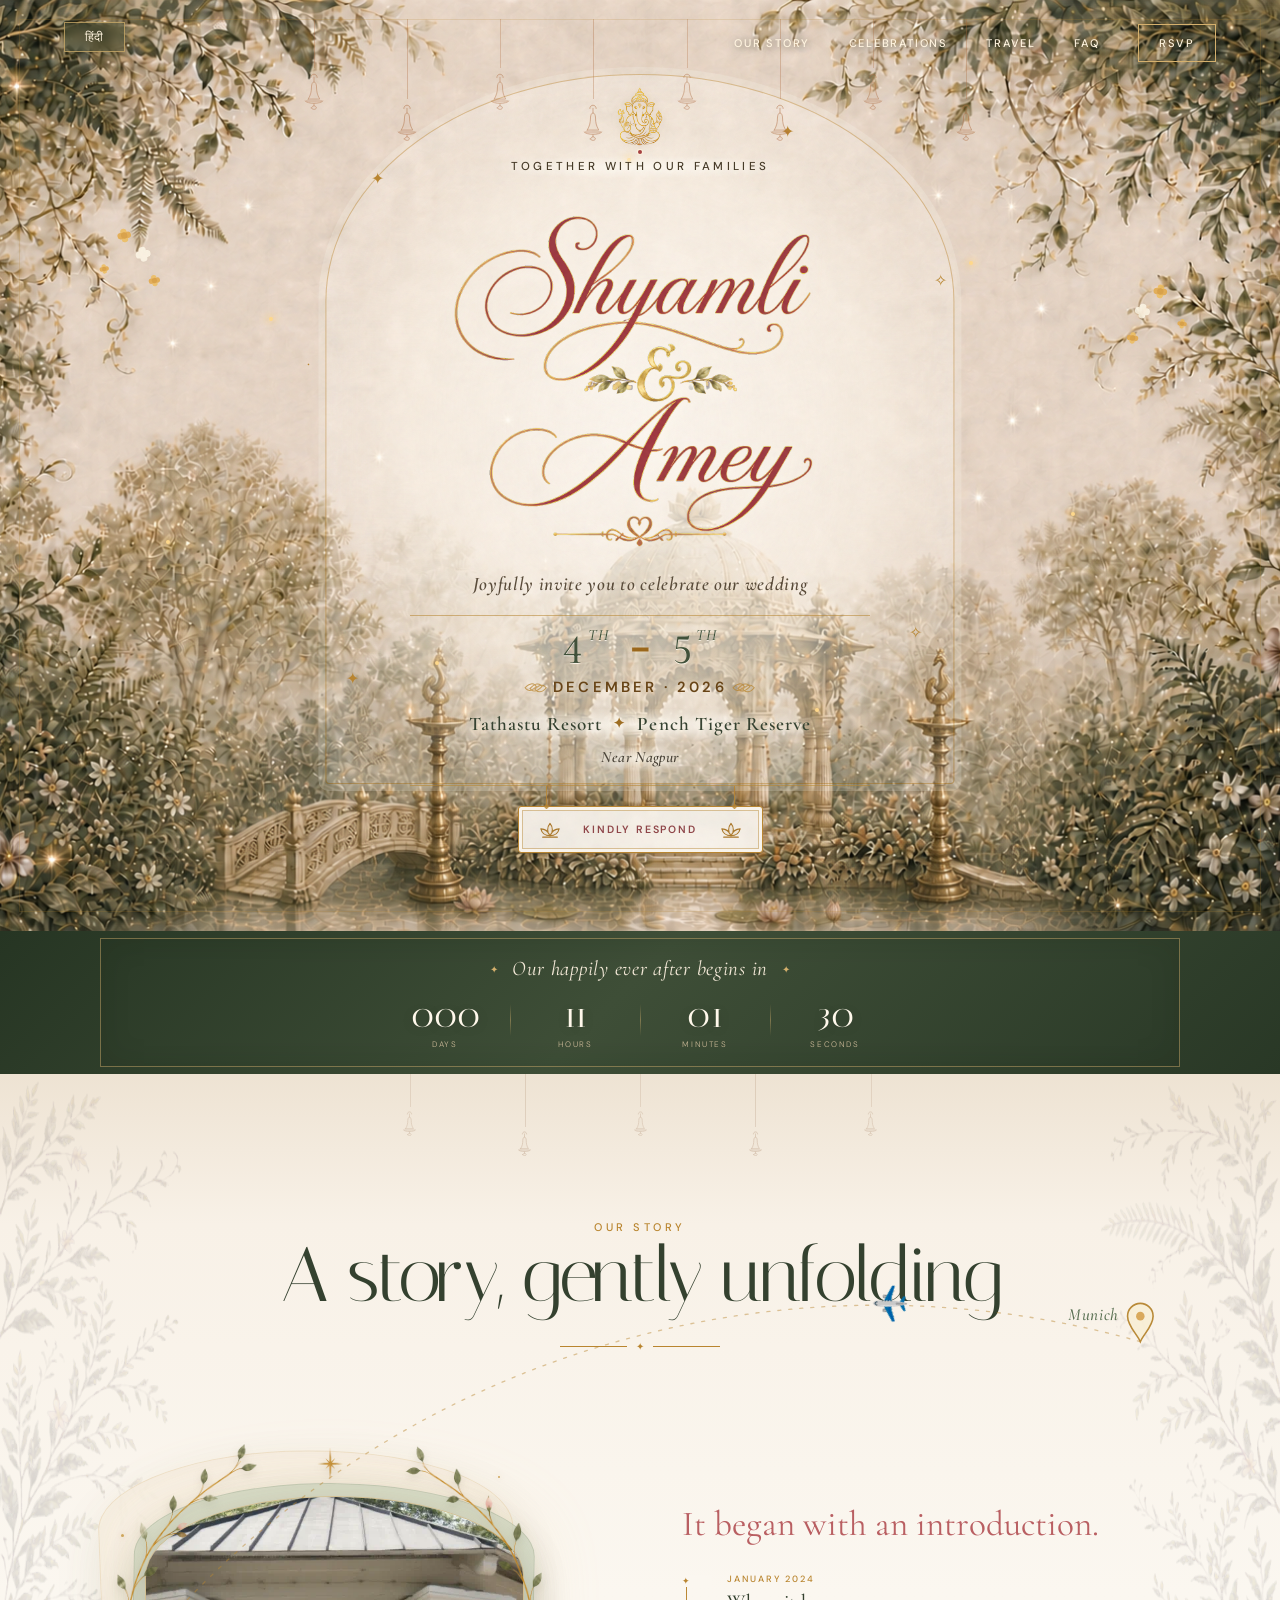
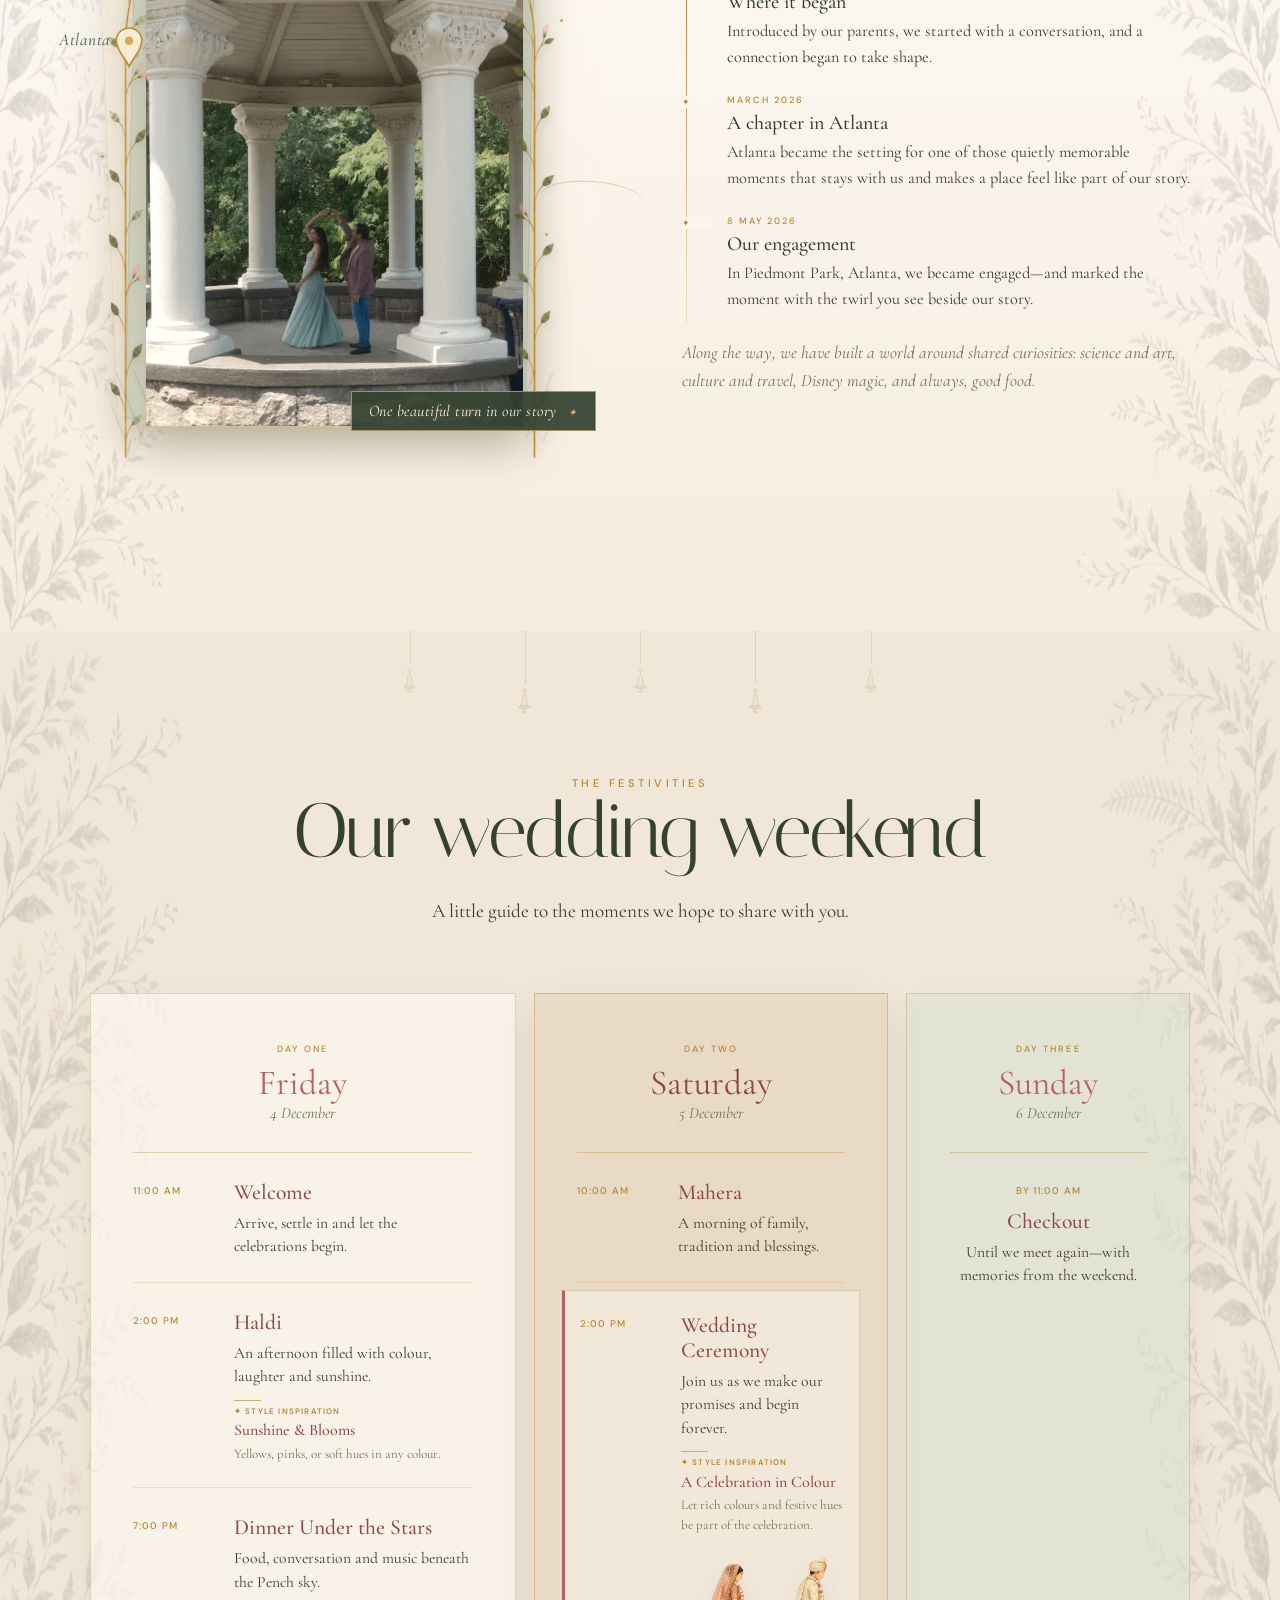
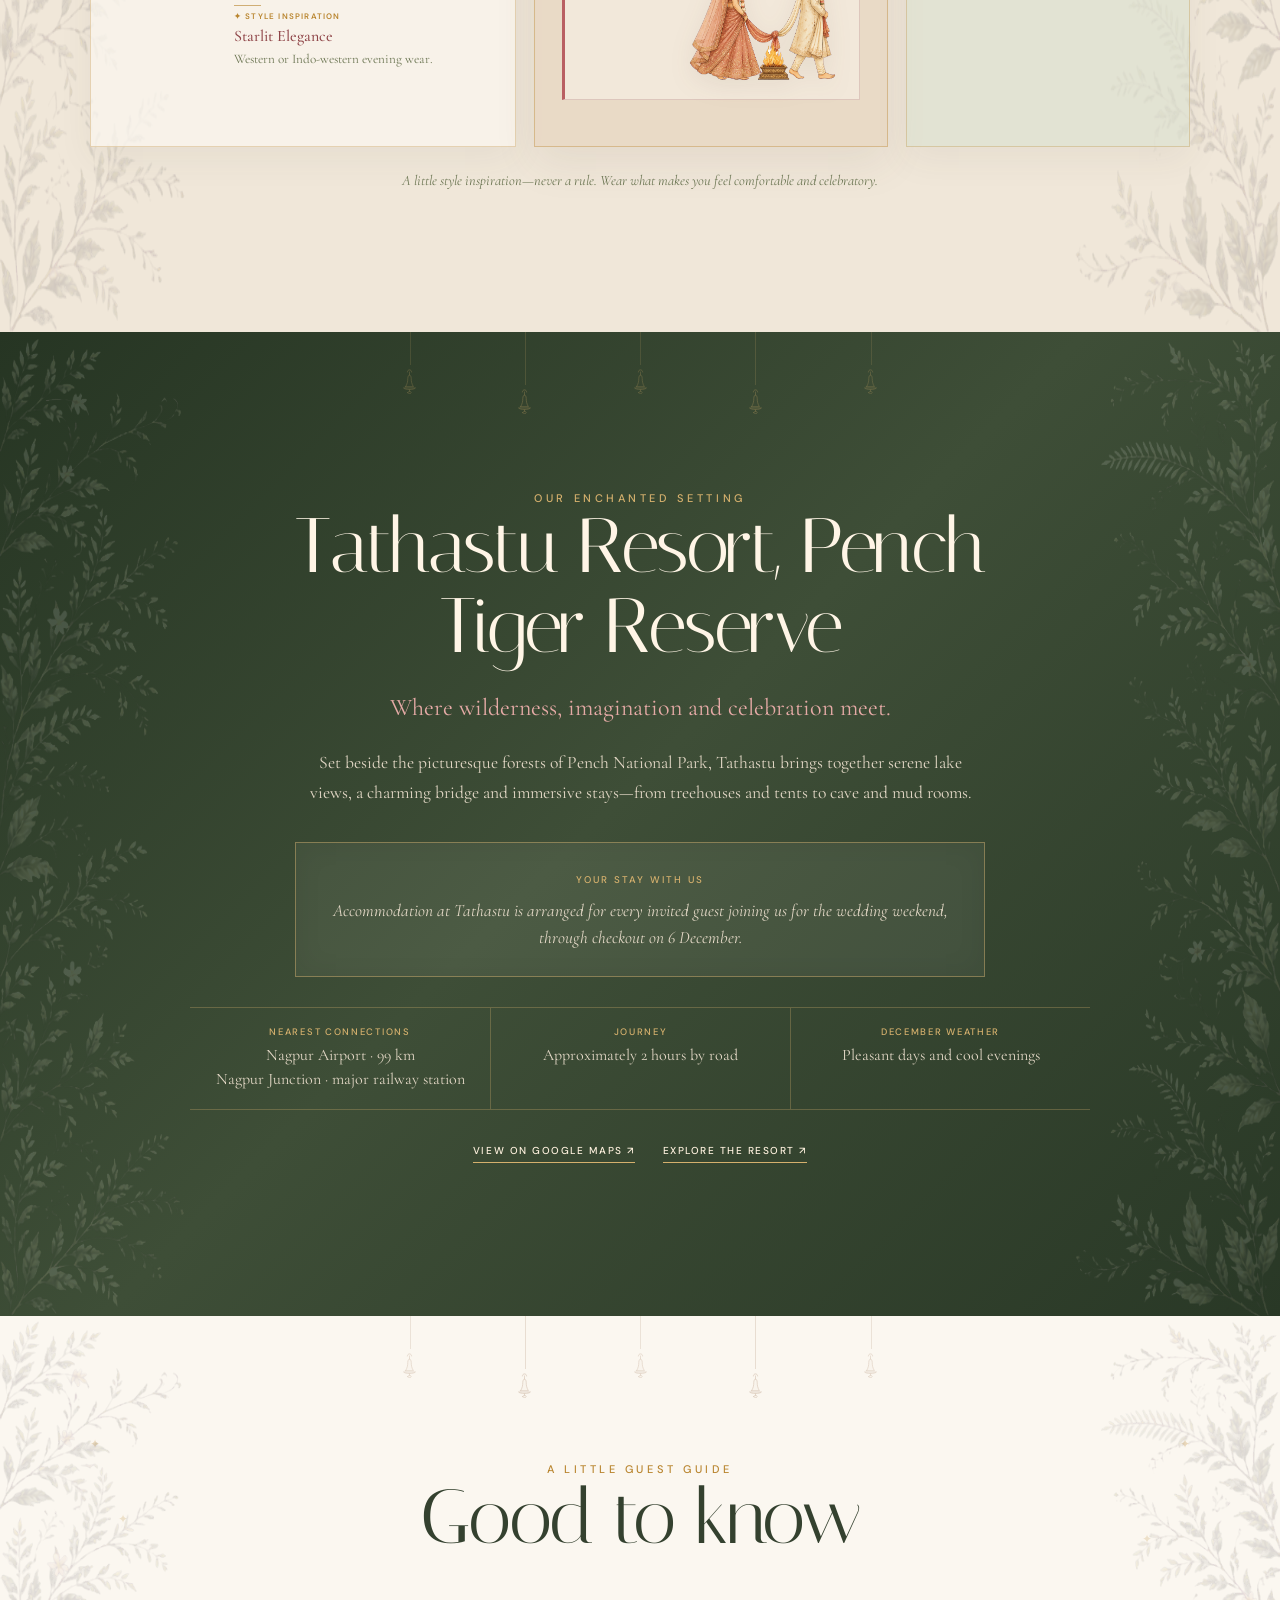
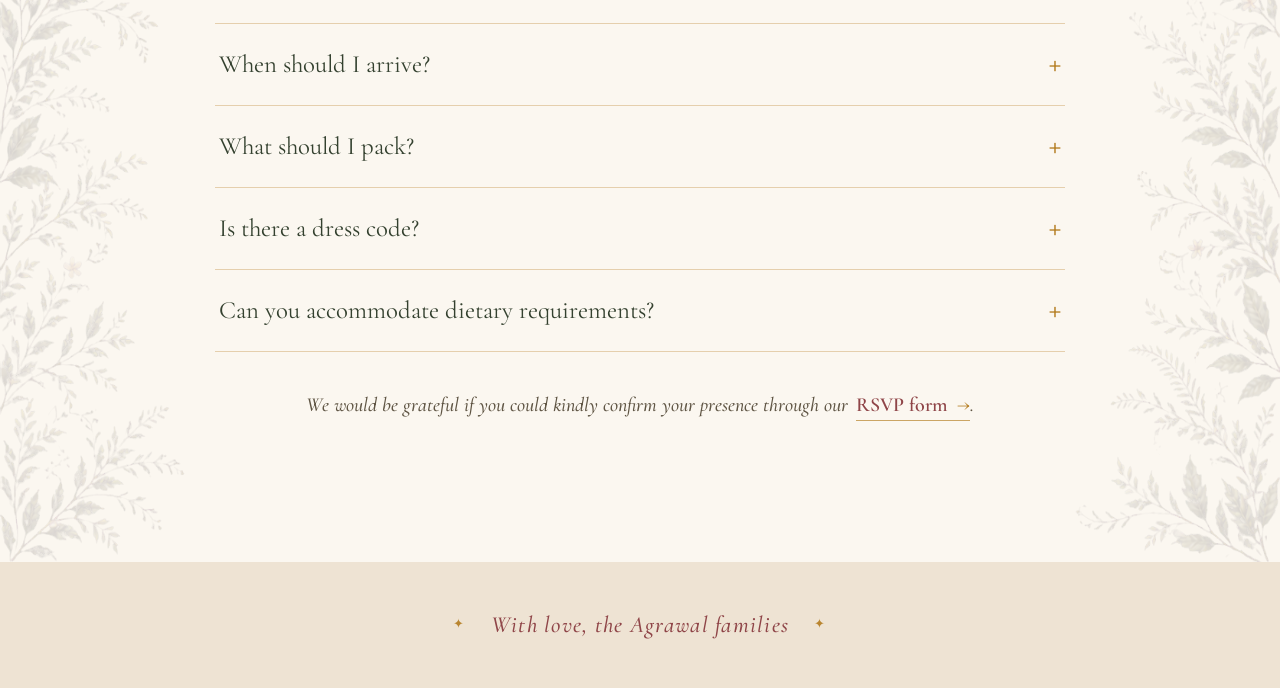
<file: index.html>
<!doctype html>
<html lang="en">
  <head>
    <meta charset="UTF-8" />
    <meta name="viewport" content="width=device-width, initial-scale=1.0" />
    <meta name="theme-color" content="#f7f0e7" />
    <meta name="robots" content="noindex, nofollow, noarchive, nosnippet" />
    <meta name="description" content="Celebrate the wedding of Shyamli and Amey, 4–5 December at Tathastu Resort, Pench." />
    <title>Shyamli & Amey | December 4–5</title>
    <link rel="preconnect" href="https://fonts.googleapis.com" />
    <link rel="preconnect" href="https://fonts.gstatic.com" crossorigin />
    <link href="https://fonts.googleapis.com/css2?family=Cormorant+Garamond:ital,wght@0,400;0,500;0,600;1,400&family=DM+Sans:wght@300;400;500&family=Italiana&display=swap" rel="stylesheet" />
    <link rel="alternate" hreflang="hi" href="hi/" />
    <link rel="stylesheet" href="styles.css" />
    <script src="script.js" defer></script>
  </head>
  <body>
    <div class="grain" aria-hidden="true"></div>
    <div class="opening" aria-hidden="true">
      <div class="opening-sparkles">
        <i></i><i></i><i></i><i></i><i></i><i></i><i></i><i></i>
      </div>
    </div>
    <a class="language-switch" href="hi/" lang="hi" aria-label="हिंदी संस्करण देखें">हिंदी</a>

    <header class="site-header" id="top">
      <nav id="site-nav" aria-label="Main navigation">
        <a href="#story">Our story</a>
        <a href="#celebrations">Celebrations</a>
        <a href="#travel">Travel</a>
        <a href="#faq">FAQ</a>
        <a class="nav-rsvp" href="https://docs.google.com/forms/d/e/1FAIpQLSeT7L4MS-FbCJiTMoEOImOir26isin3JlbI_p56dEDRg6IPHA/viewform?usp=header">RSVP</a>
      </nav>
    </header>

    <main>
      <section class="hero">
        <div class="stars" aria-hidden="true"><i>✦</i><i>✧</i><i>✦</i><i>✧</i><i>✦</i><i>·</i></div>
        <div class="fireflies" aria-hidden="true"><i></i><i></i><i></i><i></i><i></i><i></i><i></i></div>
        <div class="indian-accents" aria-hidden="true">
          <svg class="bell-symbols" width="0" height="0"><symbol id="temple-bell" viewBox="0 0 44 58"><path d="M17 7c0-7 10-7 10 0m-5 0v7M10 44h24M13 41c4-7 5-12 5-19 0-5 2-8 4-8s4 3 4 8c0 7 1 12 5 19H13ZM8 44c4 5 24 5 28 0m-14 4v4m-4 3c2-5 6-5 8 0-2 3-6 3-8 0Z" /></symbol></svg>
          <div class="bell-garland">
            <i><svg viewBox="0 0 44 58"><use href="#temple-bell" /></svg></i><i><svg viewBox="0 0 44 58"><use href="#temple-bell" /></svg></i>
            <i><svg viewBox="0 0 44 58"><use href="#temple-bell" /></svg></i><i><svg viewBox="0 0 44 58"><use href="#temple-bell" /></svg></i>
            <i><svg viewBox="0 0 44 58"><use href="#temple-bell" /></svg></i><i><svg viewBox="0 0 44 58"><use href="#temple-bell" /></svg></i>
            <i><svg viewBox="0 0 44 58"><use href="#temple-bell" /></svg></i><i><svg viewBox="0 0 44 58"><use href="#temple-bell" /></svg></i>
          </div>
          <div class="blossoms blossoms-left"><i></i><i></i><i></i><b></b></div>
          <div class="blossoms blossoms-right"><i></i><i></i><i></i><b></b></div>
        </div>
        <div class="hero-copy reveal">
          <div class="ganesha-mark" aria-hidden="true">
            <img class="hero-ganesha" src="ganesha-gold.png" alt="" />
            <i></i>
          </div>
          <div class="hero-invocations" id="hero-invocations" hidden></div>
          <p class="hero-blessing" id="hero-blessing" hidden></p>
          <p class="hero-kicker" id="hero-host-line">Together with our families</p>
          <h1 class="sr-only" id="hero-couple-name">Shyamli and Amey</h1>
          <img class="hero-wordmark" id="hero-wordmark" src="hero-wordmark-v2.png" alt="Shyamli and Amey" />
          <p class="hero-invitation" id="hero-partner-line">Joyfully invite you to celebrate our wedding</p>
          <div class="hero-details">
            <p class="date"><strong>4<sup>th</sup> <em>-</em> 5<sup>th</sup></strong><span class="date-month"><i class="lotus-bud" aria-hidden="true"></i>December · 2026<i class="lotus-bud" aria-hidden="true"></i></span></p>
            <p class="place"><span>Tathastu Resort</span><i>✦</i><span>Pench Tiger Reserve</span></p>
            <p class="venue-note">Near Nagpur</p>
          </div>
          <a class="button" href="https://docs.google.com/forms/d/e/1FAIpQLSeT7L4MS-FbCJiTMoEOImOir26isin3JlbI_p56dEDRg6IPHA/viewform?usp=header">
            <svg class="button-lotus" viewBox="0 0 24 18" aria-hidden="true"><path d="M12 15C8.5 11.5 8.7 5.4 12 1.5c3.3 3.9 3.5 10 0 13.5ZM12 15C7.1 15 3.2 12.2 2 7.5c4.8.1 8.1 2.7 10 7.5Zm0 0c4.9 0 8.8-2.8 10-7.5-4.8.1-8.1 2.7-10 7.5ZM4 16.5h16" /></svg>
            <span>Kindly respond</span>
            <svg class="button-lotus" viewBox="0 0 24 18" aria-hidden="true"><path d="M12 15C8.5 11.5 8.7 5.4 12 1.5c3.3 3.9 3.5 10 0 13.5ZM12 15C7.1 15 3.2 12.2 2 7.5c4.8.1 8.1 2.7 10 7.5Zm0 0c4.9 0 8.8-2.8 10-7.5-4.8.1-8.1 2.7-10 7.5ZM4 16.5h16" /></svg>
          </a>
        </div>
      </section>

      <section class="countdown-section" aria-label="Countdown to the wedding">
        <div class="countdown-inner reveal">
          <div class="countdown-heading">
            <span aria-hidden="true">✦</span>
            <div>
              <p>Until our next chapter</p>
              <h2>Our happily ever after begins in</h2>
            </div>
            <span aria-hidden="true">✦</span>
          </div>
          <div class="countdown" data-date="2026-12-05T17:00:00+05:30">
            <div><strong data-unit="days">000</strong><span>Days</span></div>
            <div><strong data-unit="hours">00</strong><span>Hours</span></div>
            <div><strong data-unit="minutes">00</strong><span>Minutes</span></div>
            <div><strong data-unit="seconds">00</strong><span>Seconds</span></div>
          </div>
        </div>
      </section>

      <section class="story section" id="story">
        <div class="section-canopy" aria-hidden="true"><div class="section-bells"><i><svg viewBox="0 0 44 58"><use href="#temple-bell" /></svg></i><i><svg viewBox="0 0 44 58"><use href="#temple-bell" /></svg></i><i><svg viewBox="0 0 44 58"><use href="#temple-bell" /></svg></i><i><svg viewBox="0 0 44 58"><use href="#temple-bell" /></svg></i><i><svg viewBox="0 0 44 58"><use href="#temple-bell" /></svg></i></div></div>
        <div class="story-flight" aria-hidden="true">
          <svg class="flight-route flight-route-desktop" viewBox="0 0 1100 620">
            <path class="flight-path" d="M1020 150 A900 900 0 0 0 70 455" />
            <g class="flight-plane-emoji"><animateMotion dur="5.4s" begin="indefinite" fill="freeze" rotate="auto" path="M1020 150 A900 900 0 0 0 70 455" /><text x="-13" y="9" transform="rotate(45)">✈️</text></g>
            <g class="flight-pin" transform="translate(1020 150)"><path d="M0 0C-3-7-12-15-12-24A12 12 0 1 1 12-24C12-15 3-7 0 0Z" /><circle cy="-24" r="4" /><text x="-20" y="-20" text-anchor="end">Munich</text></g>
            <g class="flight-pin" transform="translate(70 455)"><path d="M0 0C-3-7-12-15-12-24A12 12 0 1 1 12-24C12-15 3-7 0 0Z" /><circle cy="-24" r="4" /><text x="-18" y="-20" text-anchor="end">Atlanta</text></g>
          </svg>
          <svg class="flight-route flight-route-mobile" viewBox="0 0 400 720">
            <path class="flight-path" d="M372 145 A650 650 0 0 0 72 610" />
            <g class="flight-plane-emoji"><animateMotion dur="5.4s" begin="indefinite" fill="freeze" rotate="auto" path="M372 145 A650 650 0 0 0 72 610" /><text x="-11" y="8" transform="rotate(45)">✈️</text></g>
            <g class="flight-pin" transform="translate(372 145)"><path d="M0 0C-3-7-12-15-12-24A12 12 0 1 1 12-24C12-15 3-7 0 0Z" /><circle cy="-24" r="4" /><text x="-18" y="-20" text-anchor="end">Munich</text></g>
            <g class="flight-pin" transform="translate(72 610)"><path d="M0 0C-3-7-12-15-12-24A12 12 0 1 1 12-24C12-15 3-7 0 0Z" /><circle cy="-24" r="4" /><text x="-18" y="-20" text-anchor="end">Atlanta</text></g>
          </svg>
        </div>
        <div class="section-heading reveal">
          <span class="kicker">Our story</span>
          <h2>A story, gently unfolding</h2>
        </div>
        <div class="story-layout">
          <figure class="story-image reveal">
            <span class="story-ambient" aria-hidden="true"><i></i><i></i><i></i><i></i><i></i></span>
            <img class="story-motion" src="our-story.webp" alt="Shyamli and Amey dancing together beneath a garden pavilion" width="600" height="800" loading="lazy" />
            <img class="story-still" src="our-story-still.jpg" alt="Shyamli and Amey dancing together beneath a garden pavilion" width="600" height="800" loading="lazy" />
            <img class="story-botanical-frame" src="story-frame-v4.png" alt="" aria-hidden="true" />
            <figcaption>One beautiful turn in our story <span>✦</span></figcaption>
          </figure>
          <div class="story-copy reveal">
            <p class="lead">It began with an introduction.</p>
            <ol class="story-moments">
              <li>
                <time datetime="2024-01">January 2024</time>
                <h3>Where it began</h3>
                <p>Introduced by our parents, we started with a conversation, and a connection began to take shape.</p>
              </li>
              <li>
                <time datetime="2026-03">March 2026</time>
                <h3>A chapter in Atlanta</h3>
                <p>Atlanta became the setting for one of those quietly memorable moments that stays with us and makes a place feel like part of our story.</p>
              </li>
              <li>
                <time datetime="2026-05-08">8 May 2026</time>
                <h3>Our engagement</h3>
                <p>In Piedmont Park, Atlanta, we became engaged—and marked the moment with the twirl you see beside our story.</p>
              </li>
            </ol>
            <p class="story-closing">Along the way, we have built a world around shared curiosities: science and art, culture and travel, Disney magic, and always, good food.</p>
          </div>
        </div>
      </section>

      <section class="celebrations section" id="celebrations">
        <div class="section-canopy" aria-hidden="true"><div class="section-bells"><i><svg viewBox="0 0 44 58"><use href="#temple-bell" /></svg></i><i><svg viewBox="0 0 44 58"><use href="#temple-bell" /></svg></i><i><svg viewBox="0 0 44 58"><use href="#temple-bell" /></svg></i><i><svg viewBox="0 0 44 58"><use href="#temple-bell" /></svg></i><i><svg viewBox="0 0 44 58"><use href="#temple-bell" /></svg></i></div></div>
        <div class="section-heading reveal">
          <span class="kicker">The festivities</span>
          <h2>Our wedding weekend</h2>
          <p>A little guide to the moments we hope to share with you.</p>
        </div>
        <div class="schedule-grid">
          <article class="schedule-day reveal">
            <header><span>Day one</span><h3>Friday</h3><p>4 December</p></header>
            <ol>
              <li><time datetime="2026-12-04T11:00">11:00 AM</time><div><h4>Welcome</h4><p>Arrive, settle in and let the celebrations begin.</p></div></li>
              <li><time datetime="2026-12-04T14:00">2:00 PM</time><div><h4>Haldi</h4><p>An afternoon filled with colour, laughter and sunshine.</p><div class="attire-note"><span>✦ Style inspiration</span><strong>Sunshine &amp; Blooms</strong><p>Yellows, pinks, or soft hues in any colour.</p></div></div></li>
              <li><time datetime="2026-12-04T19:00">7:00 PM</time><div><h4>Dinner Under the Stars</h4><p>Food, conversation and music beneath the Pench sky.</p><div class="attire-note"><span>✦ Style inspiration</span><strong>Starlit Elegance</strong><p>Western or Indo-western evening wear.</p></div></div></li>
            </ol>
          </article>
          <article class="schedule-day featured reveal">
            <header><span>Day two</span><h3>Saturday</h3><p>5 December</p></header>
            <ol>
              <li><time datetime="2026-12-05T10:00">10:00 AM</time><div><h4>Mahera</h4><p>A morning of family, tradition and blessings.</p></div></li>
              <li><time datetime="2026-12-05T14:00">2:00 PM</time><div><h4>Wedding Ceremony</h4><p>Join us as we make our promises and begin forever.</p><div class="attire-note"><span>✦ Style inspiration</span><strong>A Celebration in Colour</strong><p>Let rich colours and festive hues be part of the celebration.</p></div><img class="ceremony-art" src="pheras-clipart.png" alt="" aria-hidden="true" loading="lazy" /></div></li>
            </ol>
          </article>
          <article class="schedule-day departure reveal">
            <header><span>Day three</span><h3>Sunday</h3><p>6 December</p></header>
            <ol>
              <li><time datetime="2026-12-06T11:00">By 11:00 AM</time><div><h4>Checkout</h4><p>Until we meet again—with memories from the weekend.</p></div></li>
            </ol>
          </article>
        </div>
        <p class="attire-disclaimer reveal">A little style inspiration—never a rule. Wear what makes you feel comfortable and celebratory.</p>
      </section>

      <section class="venue" id="travel">
        <div class="section-canopy" aria-hidden="true"><div class="section-bells"><i><svg viewBox="0 0 44 58"><use href="#temple-bell" /></svg></i><i><svg viewBox="0 0 44 58"><use href="#temple-bell" /></svg></i><i><svg viewBox="0 0 44 58"><use href="#temple-bell" /></svg></i><i><svg viewBox="0 0 44 58"><use href="#temple-bell" /></svg></i><i><svg viewBox="0 0 44 58"><use href="#temple-bell" /></svg></i></div></div>
        <div class="venue-copy reveal">
          <span class="kicker">Our enchanted setting</span>
          <h2>Tathastu Resort, Pench Tiger Reserve</h2>
          <p class="lead">Where wilderness, imagination and celebration meet.</p>
          <p>Set beside the picturesque forests of Pench National Park, Tathastu brings together serene lake views, a charming bridge and immersive stays—from treehouses and tents to cave and mud rooms.</p>
          <div class="stay-note">
            <span>Your stay with us</span>
            <p>Accommodation at Tathastu is arranged for every invited guest joining us for the wedding weekend, through checkout on 6 December.</p>
          </div>
          <dl>
            <div><dt>Nearest connections</dt><dd>Nagpur Airport · 99 km<br />Nagpur Junction · major railway station</dd></div>
            <div><dt>Journey</dt><dd>Approximately 2 hours by road</dd></div>
            <div><dt>December weather</dt><dd>Pleasant days and cool evenings</dd></div>
          </dl>
          <div class="venue-links">
            <a class="text-link" href="https://maps.google.com/?q=Tathastu+Pench+Awarghani+Turia+Road+Madhya+Pradesh" target="_blank" rel="noreferrer">View on Google Maps <span>↗</span></a>
            <a class="text-link" href="https://www.tathasturesorts.com/resorts/pench" target="_blank" rel="noreferrer">Explore the resort <span>↗</span></a>
          </div>
        </div>
      </section>

      <section class="faq section" id="faq">
        <div class="section-canopy" aria-hidden="true"><div class="section-bells"><i><svg viewBox="0 0 44 58"><use href="#temple-bell" /></svg></i><i><svg viewBox="0 0 44 58"><use href="#temple-bell" /></svg></i><i><svg viewBox="0 0 44 58"><use href="#temple-bell" /></svg></i><i><svg viewBox="0 0 44 58"><use href="#temple-bell" /></svg></i><i><svg viewBox="0 0 44 58"><use href="#temple-bell" /></svg></i></div></div>
        <div class="section-heading reveal">
          <span class="kicker">A little guest guide</span>
          <h2>Good to know</h2>
        </div>
        <div class="faq-list reveal">
          <details><summary>When should I arrive?<span>+</span></summary><p>We recommend arriving by the afternoon of 4 December so you have time to settle in before the celebrations begin.</p></details>
          <details><summary>What should I pack?<span>+</span></summary><p>Bring festive attire for the events and a light layer for cool December evenings. Comfortable shoes are useful around the resort.</p></details>
          <details><summary>Is there a dress code?<span>+</span></summary><p>There is no formal dress code—please feel free to wear whatever you like and feel comfortable in. We have included a few optional style suggestions alongside the events in the schedule.</p></details>
          <details><summary>Can you accommodate dietary requirements?<span>+</span></summary><p>Absolutely. Tell us about allergies or dietary requirements when you RSVP and we will plan with care.</p></details>
        </div>
        <p class="faq-rsvp reveal">We would be grateful if you could kindly confirm your presence through our <a href="https://docs.google.com/forms/d/e/1FAIpQLSeT7L4MS-FbCJiTMoEOImOir26isin3JlbI_p56dEDRg6IPHA/viewform?usp=header">RSVP form <span>→</span></a>.</p>
      </section>

    </main>

    <footer>
      <p class="footer-family"><i aria-hidden="true">✦</i><span id="footer-family-text">With love, the Agrawal families</span><i aria-hidden="true">✦</i></p>
    </footer>
  </body>
</html>
</file>
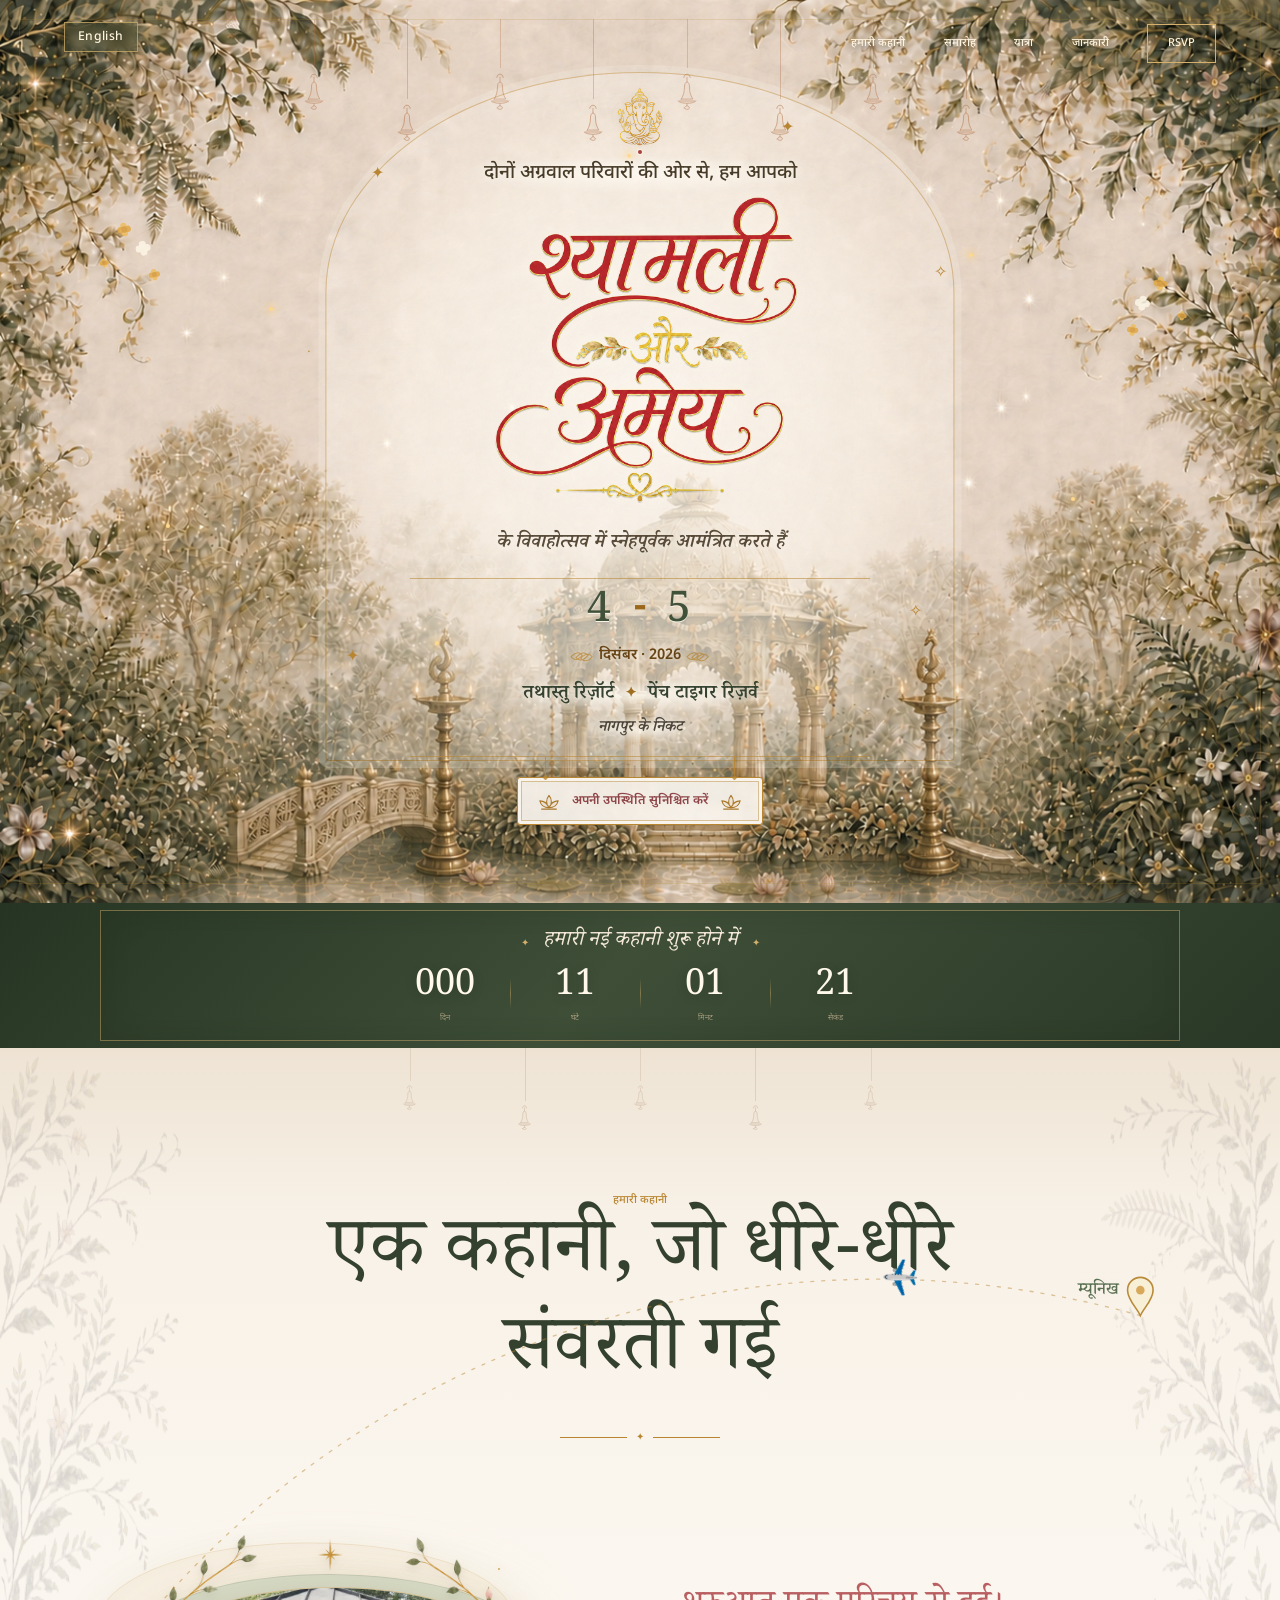
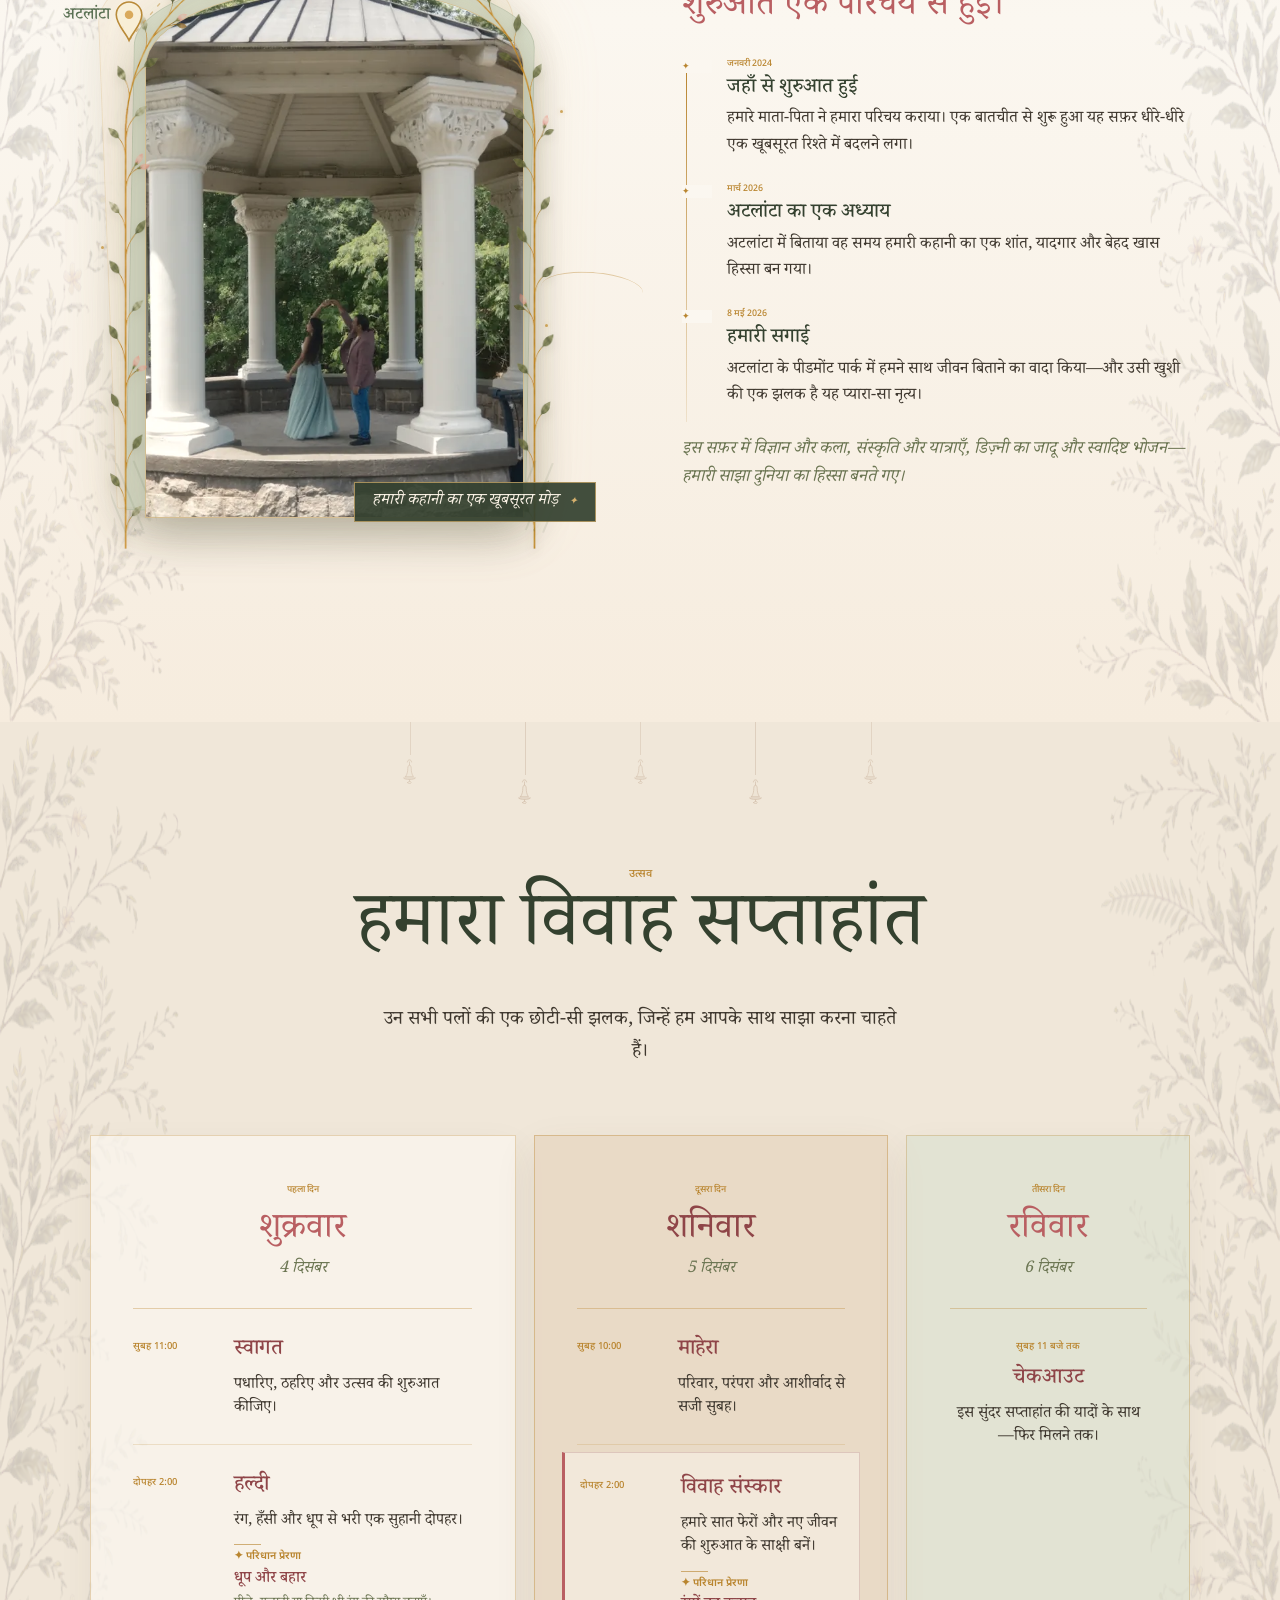
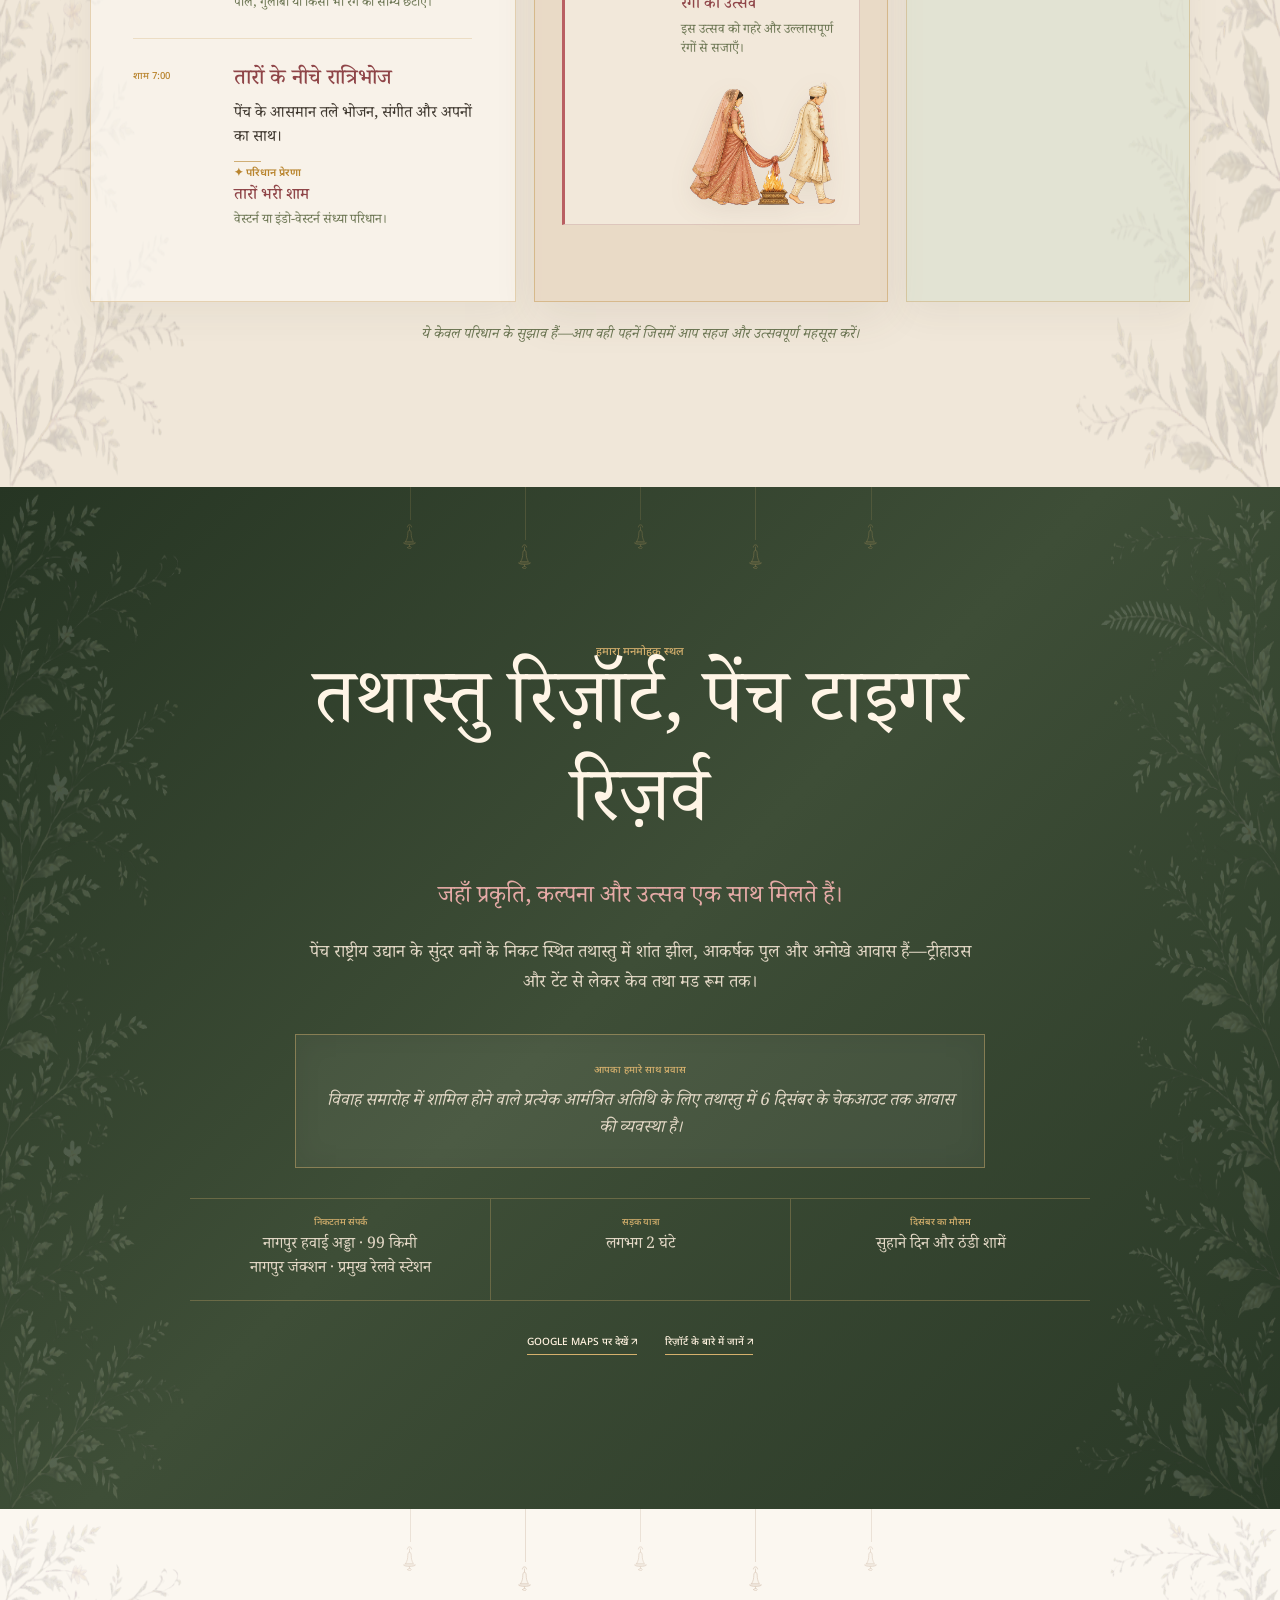
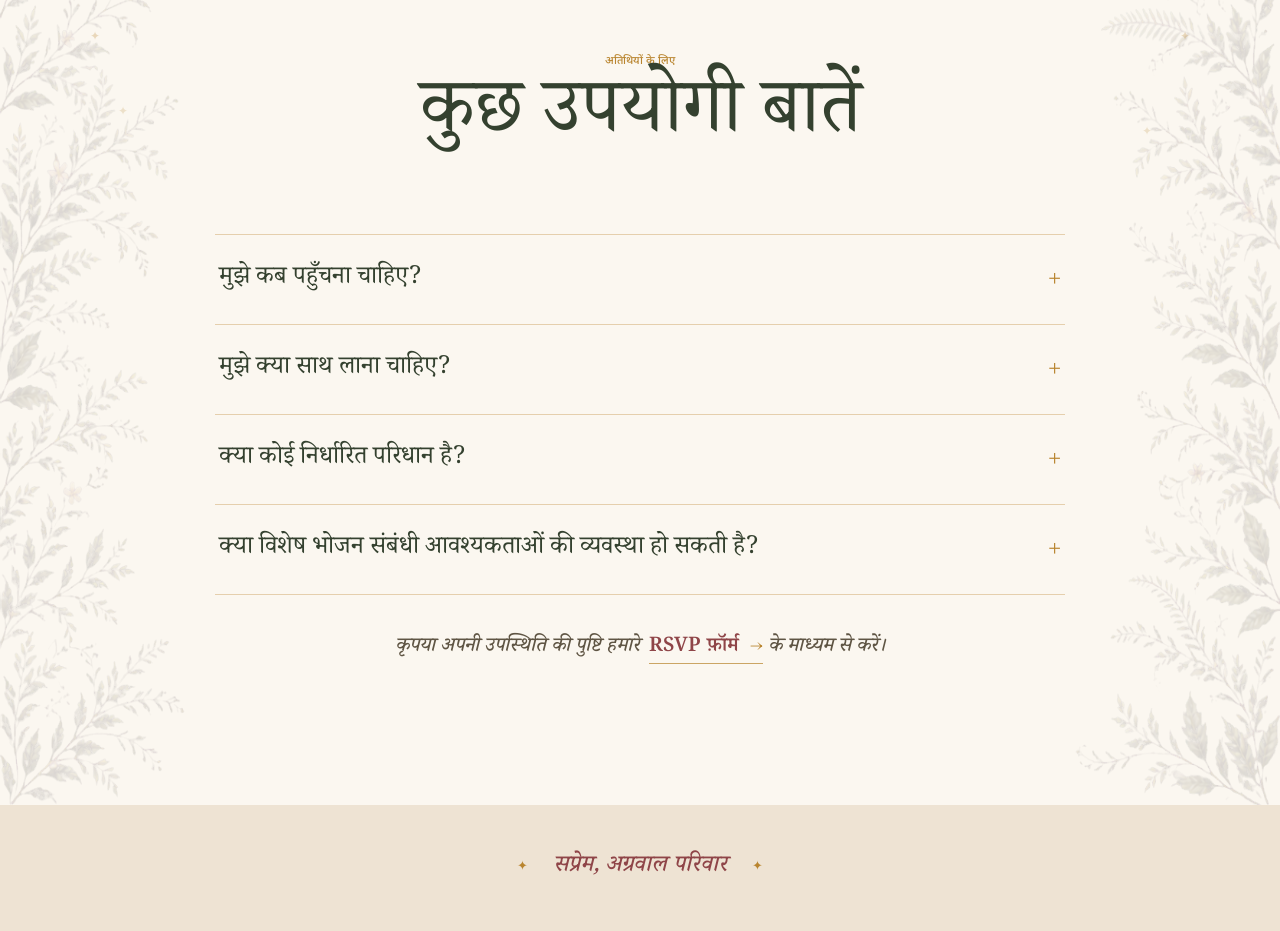
<file: hi/index.html>
<!doctype html>
<html lang="hi">
  <head>
    <meta charset="UTF-8" />
    <meta name="viewport" content="width=device-width, initial-scale=1.0" />
    <meta name="theme-color" content="#f7f0e7" />
    <meta name="robots" content="noindex, nofollow, noarchive, nosnippet" />
    <meta name="description" content="श्यामली और अमेय के विवाह समारोह में आपका हार्दिक स्वागत है—4 और 5 दिसंबर, तथास्तु रिज़ॉर्ट, पेंच।" />
    <title>श्यामली और अमेय | 4–5 दिसंबर</title>
    <link rel="preconnect" href="https://fonts.googleapis.com" />
    <link rel="preconnect" href="https://fonts.gstatic.com" crossorigin />
    <link href="https://fonts.googleapis.com/css2?family=Cormorant+Garamond:ital,wght@0,400;0,500;0,600;1,400&family=DM+Sans:wght@300;400;500&family=Italiana&family=Noto+Sans+Devanagari:wght@300;400;500;600&family=Noto+Serif+Devanagari:wght@400;500;600&display=swap" rel="stylesheet" />
    <link rel="alternate" hreflang="en" href="../" />
    <link rel="stylesheet" href="../styles.css" />
    <script src="../script.js" defer></script>
  </head>
  <body class="hindi">
    <div class="grain" aria-hidden="true"></div>
    <div class="opening" aria-hidden="true"><div class="opening-sparkles"><i></i><i></i><i></i><i></i><i></i><i></i><i></i><i></i></div></div>
    <a class="language-switch" href="../" lang="en" aria-label="View the English version">English</a>

    <header class="site-header" id="top">
      <nav id="site-nav" aria-label="मुख्य नेविगेशन">
        <a href="#story">हमारी कहानी</a>
        <a href="#celebrations">समारोह</a>
        <a href="#travel">यात्रा</a>
        <a href="#faq">जानकारी</a>
        <a class="nav-rsvp" href="https://docs.google.com/forms/d/e/1FAIpQLSeT7L4MS-FbCJiTMoEOImOir26isin3JlbI_p56dEDRg6IPHA/viewform?usp=header">RSVP</a>
      </nav>
    </header>

    <main>
      <section class="hero">
        <div class="stars" aria-hidden="true"><i>✦</i><i>✧</i><i>✦</i><i>✧</i><i>✦</i><i>·</i></div>
        <div class="fireflies" aria-hidden="true"><i></i><i></i><i></i><i></i><i></i><i></i><i></i></div>
        <div class="indian-accents" aria-hidden="true">
          <svg class="bell-symbols" width="0" height="0"><symbol id="temple-bell" viewBox="0 0 44 58"><path d="M17 7c0-7 10-7 10 0m-5 0v7M10 44h24M13 41c4-7 5-12 5-19 0-5 2-8 4-8s4 3 4 8c0 7 1 12 5 19H13ZM8 44c4 5 24 5 28 0m-14 4v4m-4 3c2-5 6-5 8 0-2 3-6 3-8 0Z" /></symbol></svg>
          <div class="bell-garland"><i><svg viewBox="0 0 44 58"><use href="#temple-bell" /></svg></i><i><svg viewBox="0 0 44 58"><use href="#temple-bell" /></svg></i><i><svg viewBox="0 0 44 58"><use href="#temple-bell" /></svg></i><i><svg viewBox="0 0 44 58"><use href="#temple-bell" /></svg></i><i><svg viewBox="0 0 44 58"><use href="#temple-bell" /></svg></i><i><svg viewBox="0 0 44 58"><use href="#temple-bell" /></svg></i><i><svg viewBox="0 0 44 58"><use href="#temple-bell" /></svg></i><i><svg viewBox="0 0 44 58"><use href="#temple-bell" /></svg></i></div>
          <div class="blossoms blossoms-left"><i></i><i></i><i></i><b></b></div><div class="blossoms blossoms-right"><i></i><i></i><i></i><b></b></div>
        </div>
        <div class="hero-copy reveal">
          <div class="ganesha-mark" aria-hidden="true"><img class="hero-ganesha" src="../ganesha-gold.png" alt="" /><i></i></div>
          <div class="hero-invocations" id="hero-invocations" hidden></div>
          <p class="hero-blessing" id="hero-blessing" hidden></p>
          <p class="hero-kicker" id="hero-host-line">दोनों अग्रवाल परिवारों की ओर से, हम आपको</p>
          <h1 class="sr-only" id="hero-couple-name">श्यामली और अमेय</h1>
          <img class="hero-wordmark hero-wordmark-hindi" id="hero-wordmark" src="../hero-wordmark-hindi-v3.png" alt="श्यामली और अमेय" />
          <p class="hero-invitation" id="hero-partner-line">के विवाहोत्सव में स्नेहपूर्वक आमंत्रित करते हैं</p>
          <div class="hero-details">
            <p class="date"><strong>4 <em>-</em> 5</strong><span class="date-month"><i class="lotus-bud" aria-hidden="true"></i>दिसंबर · 2026<i class="lotus-bud" aria-hidden="true"></i></span></p>
            <p class="place"><span>तथास्तु रिज़ॉर्ट</span><i>✦</i><span>पेंच टाइगर रिज़र्व</span></p>
            <p class="venue-note">नागपुर के निकट</p>
          </div>
          <a class="button" href="https://docs.google.com/forms/d/e/1FAIpQLSeT7L4MS-FbCJiTMoEOImOir26isin3JlbI_p56dEDRg6IPHA/viewform?usp=header">
            <svg class="button-lotus" viewBox="0 0 24 18" aria-hidden="true"><path d="M12 15C8.5 11.5 8.7 5.4 12 1.5c3.3 3.9 3.5 10 0 13.5ZM12 15C7.1 15 3.2 12.2 2 7.5c4.8.1 8.1 2.7 10 7.5Zm0 0c4.9 0 8.8-2.8 10-7.5-4.8.1-8.1 2.7-10 7.5ZM4 16.5h16" /></svg><span>अपनी उपस्थिति सुनिश्चित करें</span><svg class="button-lotus" viewBox="0 0 24 18" aria-hidden="true"><path d="M12 15C8.5 11.5 8.7 5.4 12 1.5c3.3 3.9 3.5 10 0 13.5ZM12 15C7.1 15 3.2 12.2 2 7.5c4.8.1 8.1 2.7 10 7.5Zm0 0c4.9 0 8.8-2.8 10-7.5-4.8.1-8.1 2.7-10 7.5ZM4 16.5h16" /></svg>
          </a>
        </div>
      </section>

      <section class="countdown-section" aria-label="विवाह की उलटी गिनती">
        <div class="countdown-inner reveal">
          <div class="countdown-heading"><span aria-hidden="true">✦</span><div><p>हमारे नए अध्याय तक</p><h2>हमारी नई कहानी शुरू होने में</h2></div><span aria-hidden="true">✦</span></div>
          <div class="countdown" data-date="2026-12-05T17:00:00+05:30"><div><strong data-unit="days">000</strong><span>दिन</span></div><div><strong data-unit="hours">00</strong><span>घंटे</span></div><div><strong data-unit="minutes">00</strong><span>मिनट</span></div><div><strong data-unit="seconds">00</strong><span>सेकंड</span></div></div>
        </div>
      </section>

      <section class="story section" id="story">
        <div class="section-canopy" aria-hidden="true"><div class="section-bells"><i><svg viewBox="0 0 44 58"><use href="#temple-bell" /></svg></i><i><svg viewBox="0 0 44 58"><use href="#temple-bell" /></svg></i><i><svg viewBox="0 0 44 58"><use href="#temple-bell" /></svg></i><i><svg viewBox="0 0 44 58"><use href="#temple-bell" /></svg></i><i><svg viewBox="0 0 44 58"><use href="#temple-bell" /></svg></i></div></div>
        <div class="story-flight" aria-hidden="true">
          <svg class="flight-route flight-route-desktop" viewBox="0 0 1100 620">
            <path class="flight-path" d="M1020 150 A900 900 0 0 0 70 455" />
            <g class="flight-plane-emoji"><animateMotion dur="5.4s" begin="indefinite" fill="freeze" rotate="auto" path="M1020 150 A900 900 0 0 0 70 455" /><text x="-13" y="9" transform="rotate(45)">✈️</text></g>
            <g class="flight-pin" transform="translate(1020 150)"><path d="M0 0C-3-7-12-15-12-24A12 12 0 1 1 12-24C12-15 3-7 0 0Z" /><circle cy="-24" r="4" /><text x="-20" y="-20" text-anchor="end">म्यूनिख</text></g>
            <g class="flight-pin" transform="translate(70 455)"><path d="M0 0C-3-7-12-15-12-24A12 12 0 1 1 12-24C12-15 3-7 0 0Z" /><circle cy="-24" r="4" /><text x="-18" y="-20" text-anchor="end">अटलांटा</text></g>
          </svg>
          <svg class="flight-route flight-route-mobile" viewBox="0 0 400 720">
            <path class="flight-path" d="M372 145 A650 650 0 0 0 72 610" />
            <g class="flight-plane-emoji"><animateMotion dur="5.4s" begin="indefinite" fill="freeze" rotate="auto" path="M372 145 A650 650 0 0 0 72 610" /><text x="-11" y="8" transform="rotate(45)">✈️</text></g>
            <g class="flight-pin" transform="translate(372 145)"><path d="M0 0C-3-7-12-15-12-24A12 12 0 1 1 12-24C12-15 3-7 0 0Z" /><circle cy="-24" r="4" /><text x="-18" y="-20" text-anchor="end">म्यूनिख</text></g>
            <g class="flight-pin" transform="translate(72 610)"><path d="M0 0C-3-7-12-15-12-24A12 12 0 1 1 12-24C12-15 3-7 0 0Z" /><circle cy="-24" r="4" /><text x="-18" y="-20" text-anchor="end">अटलांटा</text></g>
          </svg>
        </div>
        <div class="section-heading reveal"><span class="kicker">हमारी कहानी</span><h2>एक कहानी, जो धीरे-धीरे संवरती गई</h2></div>
        <div class="story-layout">
          <figure class="story-image reveal">
            <span class="story-ambient" aria-hidden="true"><i></i><i></i><i></i><i></i><i></i></span>
            <img class="story-motion" src="../our-story.webp" alt="बगीचे में साथ नृत्य करते श्यामली और अमेय" width="600" height="800" loading="lazy" />
            <img class="story-still" src="../our-story-still.jpg" alt="बगीचे में साथ नृत्य करते श्यामली और अमेय" width="600" height="800" loading="lazy" />
            <img class="story-botanical-frame" src="../story-frame-v4.png" alt="" aria-hidden="true" />
            <figcaption>हमारी कहानी का एक खूबसूरत मोड़ <span>✦</span></figcaption>
          </figure>
          <div class="story-copy reveal">
            <p class="lead">शुरुआत एक परिचय से हुई।</p>
            <ol class="story-moments">
              <li><time datetime="2024-01">जनवरी 2024</time><h3>जहाँ से शुरुआत हुई</h3><p>हमारे माता-पिता ने हमारा परिचय कराया। एक बातचीत से शुरू हुआ यह सफ़र धीरे-धीरे एक खूबसूरत रिश्ते में बदलने लगा।</p></li>
              <li><time datetime="2026-03">मार्च 2026</time><h3>अटलांटा का एक अध्याय</h3><p>अटलांटा में बिताया वह समय हमारी कहानी का एक शांत, यादगार और बेहद खास हिस्सा बन गया।</p></li>
              <li><time datetime="2026-05-08">8 मई 2026</time><h3>हमारी सगाई</h3><p>अटलांटा के पीडमोंट पार्क में हमने साथ जीवन बिताने का वादा किया—और उसी खुशी की एक झलक है यह प्यारा-सा नृत्य।</p></li>
            </ol>
            <p class="story-closing">इस सफ़र में विज्ञान और कला, संस्कृति और यात्राएँ, डिज़्नी का जादू और स्वादिष्ट भोजन—हमारी साझा दुनिया का हिस्सा बनते गए।</p>
          </div>
        </div>
      </section>

      <section class="celebrations section" id="celebrations">
        <div class="section-canopy" aria-hidden="true"><div class="section-bells"><i><svg viewBox="0 0 44 58"><use href="#temple-bell" /></svg></i><i><svg viewBox="0 0 44 58"><use href="#temple-bell" /></svg></i><i><svg viewBox="0 0 44 58"><use href="#temple-bell" /></svg></i><i><svg viewBox="0 0 44 58"><use href="#temple-bell" /></svg></i><i><svg viewBox="0 0 44 58"><use href="#temple-bell" /></svg></i></div></div>
        <div class="section-heading reveal"><span class="kicker">उत्सव</span><h2>हमारा विवाह सप्ताहांत</h2><p>उन सभी पलों की एक छोटी-सी झलक, जिन्हें हम आपके साथ साझा करना चाहते हैं।</p></div>
        <div class="schedule-grid">
          <article class="schedule-day reveal"><header><span>पहला दिन</span><h3>शुक्रवार</h3><p>4 दिसंबर</p></header><ol><li><time datetime="2026-12-04T11:00">सुबह 11:00</time><div><h4>स्वागत</h4><p>पधारिए, ठहरिए और उत्सव की शुरुआत कीजिए।</p></div></li><li><time datetime="2026-12-04T14:00">दोपहर 2:00</time><div><h4>हल्दी</h4><p>रंग, हँसी और धूप से भरी एक सुहानी दोपहर।</p><div class="attire-note"><span>✦ परिधान प्रेरणा</span><strong>धूप और बहार</strong><p>पीले, गुलाबी या किसी भी रंग की सौम्य छटाएँ।</p></div></div></li><li><time datetime="2026-12-04T19:00">शाम 7:00</time><div><h4>तारों के नीचे रात्रिभोज</h4><p>पेंच के आसमान तले भोजन, संगीत और अपनों का साथ।</p><div class="attire-note"><span>✦ परिधान प्रेरणा</span><strong>तारों भरी शाम</strong><p>वेस्टर्न या इंडो-वेस्टर्न संध्या परिधान।</p></div></div></li></ol></article>
          <article class="schedule-day featured reveal"><header><span>दूसरा दिन</span><h3>शनिवार</h3><p>5 दिसंबर</p></header><ol><li><time datetime="2026-12-05T10:00">सुबह 10:00</time><div><h4>माहेरा</h4><p>परिवार, परंपरा और आशीर्वाद से सजी सुबह।</p></div></li><li><time datetime="2026-12-05T14:00">दोपहर 2:00</time><div><h4>विवाह संस्कार</h4><p>हमारे सात फेरों और नए जीवन की शुरुआत के साक्षी बनें।</p><div class="attire-note"><span>✦ परिधान प्रेरणा</span><strong>रंगों का उत्सव</strong><p>इस उत्सव को गहरे और उल्लासपूर्ण रंगों से सजाएँ।</p></div><img class="ceremony-art" src="../pheras-clipart.png" alt="" aria-hidden="true" loading="lazy" /></div></li></ol></article>
          <article class="schedule-day departure reveal"><header><span>तीसरा दिन</span><h3>रविवार</h3><p>6 दिसंबर</p></header><ol><li><time datetime="2026-12-06T11:00">सुबह 11 बजे तक</time><div><h4>चेकआउट</h4><p>इस सुंदर सप्ताहांत की यादों के साथ—फिर मिलने तक।</p></div></li></ol></article>
        </div>
        <p class="attire-disclaimer reveal">ये केवल परिधान के सुझाव हैं—आप वही पहनें जिसमें आप सहज और उत्सवपूर्ण महसूस करें।</p>
      </section>

      <section class="venue" id="travel">
        <div class="section-canopy" aria-hidden="true"><div class="section-bells"><i><svg viewBox="0 0 44 58"><use href="#temple-bell" /></svg></i><i><svg viewBox="0 0 44 58"><use href="#temple-bell" /></svg></i><i><svg viewBox="0 0 44 58"><use href="#temple-bell" /></svg></i><i><svg viewBox="0 0 44 58"><use href="#temple-bell" /></svg></i><i><svg viewBox="0 0 44 58"><use href="#temple-bell" /></svg></i></div></div>
        <div class="venue-copy reveal">
          <span class="kicker">हमारा मनमोहक स्थल</span><h2>तथास्तु रिज़ॉर्ट, पेंच टाइगर रिज़र्व</h2><p class="lead">जहाँ प्रकृति, कल्पना और उत्सव एक साथ मिलते हैं।</p>
          <p>पेंच राष्ट्रीय उद्यान के सुंदर वनों के निकट स्थित तथास्तु में शांत झील, आकर्षक पुल और अनोखे आवास हैं—ट्रीहाउस और टेंट से लेकर केव तथा मड रूम तक।</p>
          <div class="stay-note"><span>आपका हमारे साथ प्रवास</span><p>विवाह समारोह में शामिल होने वाले प्रत्येक आमंत्रित अतिथि के लिए तथास्तु में 6 दिसंबर के चेकआउट तक आवास की व्यवस्था है।</p></div>
          <dl><div><dt>निकटतम संपर्क</dt><dd>नागपुर हवाई अड्डा · 99 किमी<br />नागपुर जंक्शन · प्रमुख रेलवे स्टेशन</dd></div><div><dt>सड़क यात्रा</dt><dd>लगभग 2 घंटे</dd></div><div><dt>दिसंबर का मौसम</dt><dd>सुहाने दिन और ठंडी शामें</dd></div></dl>
          <div class="venue-links"><a class="text-link" href="https://maps.google.com/?q=Tathastu+Pench+Awarghani+Turia+Road+Madhya+Pradesh" target="_blank" rel="noreferrer">Google Maps पर देखें <span>↗</span></a><a class="text-link" href="https://www.tathasturesorts.com/resorts/pench" target="_blank" rel="noreferrer">रिज़ॉर्ट के बारे में जानें <span>↗</span></a></div>
        </div>
      </section>

      <section class="faq section" id="faq">
        <div class="section-canopy" aria-hidden="true"><div class="section-bells"><i><svg viewBox="0 0 44 58"><use href="#temple-bell" /></svg></i><i><svg viewBox="0 0 44 58"><use href="#temple-bell" /></svg></i><i><svg viewBox="0 0 44 58"><use href="#temple-bell" /></svg></i><i><svg viewBox="0 0 44 58"><use href="#temple-bell" /></svg></i><i><svg viewBox="0 0 44 58"><use href="#temple-bell" /></svg></i></div></div>
        <div class="section-heading reveal"><span class="kicker">अतिथियों के लिए</span><h2>कुछ उपयोगी बातें</h2></div>
        <div class="faq-list reveal">
          <details><summary>मुझे कब पहुँचना चाहिए?<span>+</span></summary><p>हम 4 दिसंबर की दोपहर तक पहुँचने का सुझाव देते हैं, ताकि आप आराम से ठहरकर समारोहों के लिए तैयार हो सकें।</p></details>
          <details><summary>मुझे क्या साथ लाना चाहिए?<span>+</span></summary><p>समारोहों के लिए उत्सवी परिधान और दिसंबर की ठंडी शामों के लिए एक हल्की गर्म परत रखें। रिज़ॉर्ट में आरामदायक जूते उपयोगी रहेंगे।</p></details>
          <details><summary>क्या कोई निर्धारित परिधान है?<span>+</span></summary><p>कोई अनिवार्य ड्रेस कोड नहीं है—आप वही पहनें जो आपको पसंद हो और जिसमें आप सहज महसूस करें। हमने कार्यक्रम में प्रत्येक समारोह के साथ कुछ वैकल्पिक परिधान सुझाव दिए हैं।</p></details>
          <details><summary>क्या विशेष भोजन संबंधी आवश्यकताओं की व्यवस्था हो सकती है?<span>+</span></summary><p>बिल्कुल। RSVP भरते समय अपनी एलर्जी या भोजन संबंधी आवश्यकताएँ हमें बताएँ; हम उनका पूरा ध्यान रखेंगे।</p></details>
        </div>
        <p class="faq-rsvp reveal">कृपया अपनी उपस्थिति की पुष्टि हमारे <a href="https://docs.google.com/forms/d/e/1FAIpQLSeT7L4MS-FbCJiTMoEOImOir26isin3JlbI_p56dEDRg6IPHA/viewform?usp=header">RSVP फ़ॉर्म <span>→</span></a> के माध्यम से करें।</p>
      </section>
    </main>

    <footer><p class="footer-family"><i aria-hidden="true">✦</i><span id="footer-family-text">सप्रेम, अग्रवाल परिवार</span><i aria-hidden="true">✦</i></p></footer>
  </body>
</html>
</file>
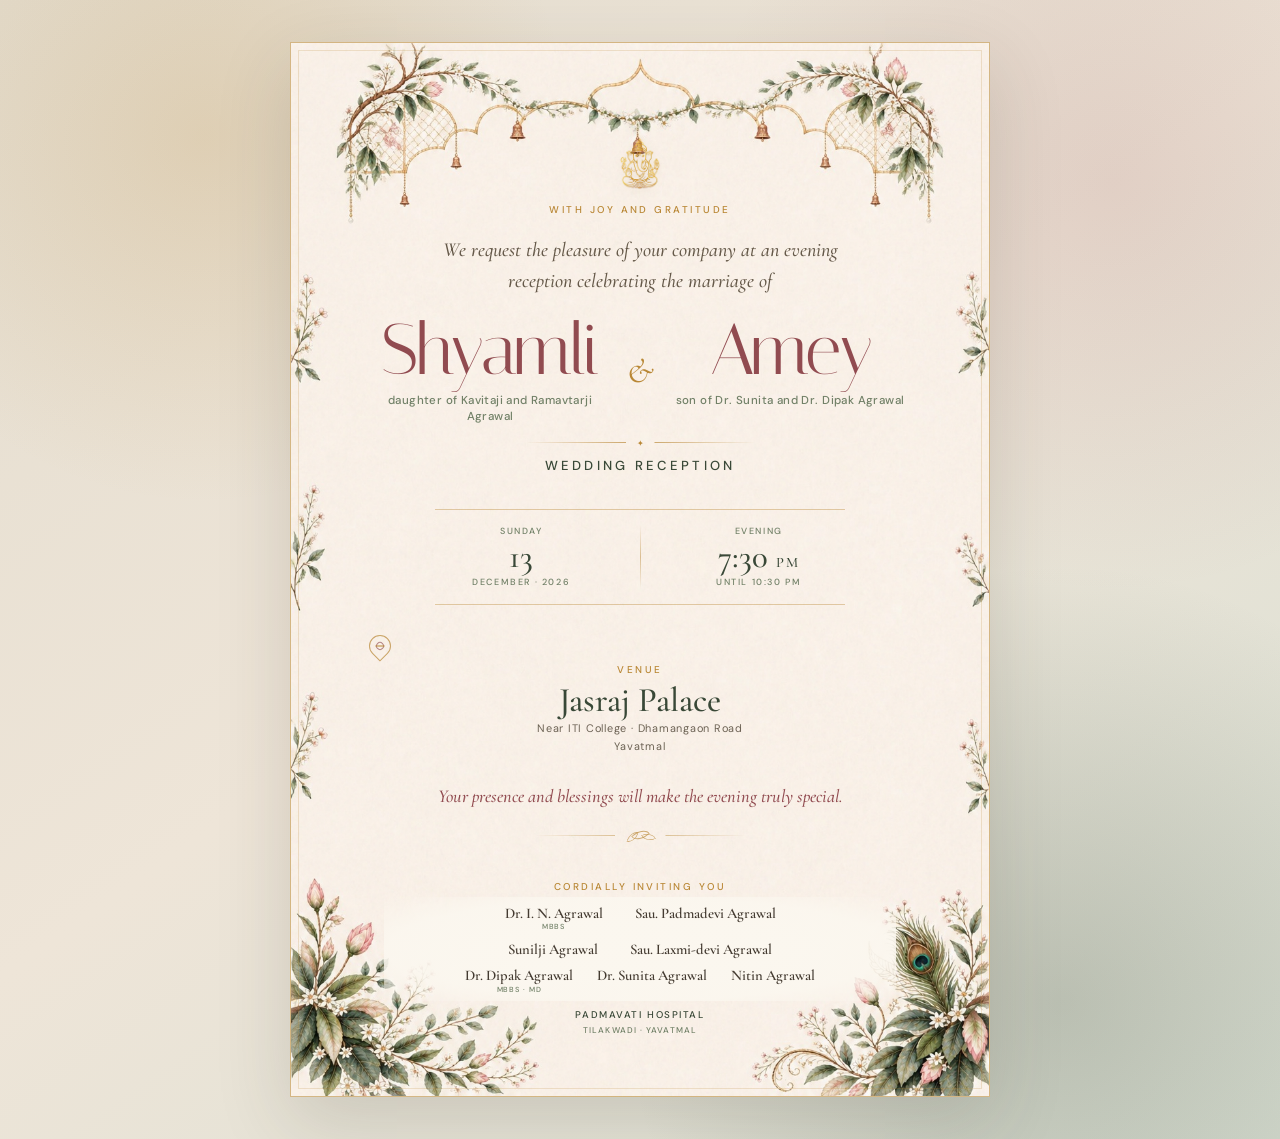
<file: reception/index.html>
<!doctype html>
<html lang="en">
  <head>
    <meta charset="UTF-8" />
    <meta name="viewport" content="width=device-width, initial-scale=1.0" />
    <meta name="theme-color" content="#f4eadc" />
    <meta name="robots" content="noindex, nofollow, noarchive, nosnippet" />
    <meta name="description" content="Wedding reception invitation for Shyamli and Amey on 13 December 2026 at Jasraj Palace, Yavatmal." />
    <title>Shyamli &amp; Amey | Reception</title>
    <link rel="preconnect" href="https://fonts.googleapis.com" />
    <link rel="preconnect" href="https://fonts.gstatic.com" crossorigin />
    <link href="https://fonts.googleapis.com/css2?family=Cormorant+Garamond:ital,wght@0,400;0,500;0,600;1,500&amp;family=DM+Sans:wght@300;400;500&amp;family=Italiana&amp;display=swap" rel="stylesheet" />
    <link rel="stylesheet" href="styles.css" />
  </head>
  <body>
    <main class="invitation-card">
      <div class="illustrated-frame" aria-hidden="true"></div>

      <header class="invitation-opening">
        <img src="../ganesha-gold.png" alt="" aria-hidden="true" />
        <p>With joy and gratitude</p>
      </header>

      <section class="invitation-message" aria-labelledby="reception-title">
        <p>We request the pleasure of your company at an evening reception celebrating the marriage of</p>
        <h1 id="reception-title">
          <span><b>Shyamli</b><small>daughter of Kavitaji and Ramavtarji Agrawal</small></span>
          <i>&amp;</i>
          <span><b>Amey</b><small>son of Dr. Sunita and Dr. Dipak Agrawal</small></span>
        </h1>
        <div class="title-rule" aria-hidden="true"><i></i><b>✦</b><i></i></div>
        <h2>Wedding Reception</h2>
      </section>

      <section class="event-details" aria-label="Reception details">
        <div class="date-block">
          <span>Sunday</span>
          <strong>13</strong>
          <span>December · 2026</span>
        </div>
        <div class="detail-separator" aria-hidden="true"></div>
        <div class="time-block">
          <span>Evening</span>
          <strong>7:30 <small>PM</small></strong>
          <span>until 10:30 PM</span>
        </div>
      </section>

      <section class="venue" aria-label="Venue">
        <span class="venue-emblem" aria-hidden="true"><i></i></span>
        <span>Venue</span>
        <h2>Jasraj Palace</h2>
        <p>Near ITI College · Dhamangaon Road<br />Yavatmal</p>
      </section>

      <p class="closing">Your presence and blessings will make the evening truly special.</p>

      <div class="lotus-divider" aria-hidden="true">
        <i></i><span><b></b><b></b><b></b></span><i></i>
      </div>

      <footer>
        <p class="footer-heading">Cordially inviting you</p>
        <div class="hosts">
          <div class="host-row">
            <p><strong>Dr. I. N. Agrawal</strong><small>MBBS</small></p>
            <p><strong>Sau. Padmadevi Agrawal</strong></p>
          </div>
          <div class="host-row">
            <p><strong>Sunilji Agrawal</strong></p>
            <p><strong>Sau. Laxmi-devi Agrawal</strong></p>
          </div>
          <div class="host-row host-row-three">
            <p><strong>Dr. Dipak Agrawal</strong><small>MBBS · MD</small></p>
            <p><strong>Dr. Sunita Agrawal</strong></p>
            <p><strong>Nitin Agrawal</strong></p>
          </div>
        </div>
        <p class="hospital">Padmavati Hospital<br /><span>Tilakwadi · Yavatmal</span></p>
      </footer>
    </main>
  </body>
</html>
</file>
<file: styles.css>
:root {
  --ivory: #fbf7f0;
  --paper: #f5eadc;
  --rose: #b95f62;
  --rose-dark: #8f4548;
  --sage: #6b7552;
  --forest: #34412f;
  --gold: #b9852f;
  --gold-light: #d5b06d;
  --ink: #3f382f;
  --serif: "Cormorant Garamond", Georgia, serif;
  --display: "Italiana", Georgia, serif;
  --sans: "DM Sans", sans-serif;
}

* { box-sizing: border-box; }
html { scroll-behavior: smooth; }
body { margin: 0; color: var(--ink); background: var(--ivory); font-family: var(--sans); font-weight: 300; }
body.hindi { --serif: "Noto Serif Devanagari", "Cormorant Garamond", serif; --display: "Noto Serif Devanagari", "Italiana", serif; --sans: "Noto Sans Devanagari", "DM Sans", sans-serif; }
body.hindi h2 { line-height: 1.28; letter-spacing: 0; }
body.hindi .hero-kicker, body.hindi .hero-invitation, body.hindi .kicker, body.hindi nav a, body.hindi .date span, body.hindi .place, body.hindi .venue-note, body.hindi .countdown-heading h2, body.hindi .countdown span, body.hindi .story-image figcaption, body.hindi .story-moments time, body.hindi .schedule-day header span, body.hindi .schedule-day time, body.hindi .stay-note span, body.hindi dt, body.hindi .venue .text-link, body.hindi .footer-family { letter-spacing: 0; }
body.hindi .hero-kicker { font-size: clamp(1.05rem, 1.5vw, 1.25rem); line-height: 1.55; }
body.hindi .hero-invitation { font-size: clamp(1.05rem, 1.5vw, 1.25rem); line-height: 1.55; }
body.hindi .button { letter-spacing: 0; font-size: .78rem; line-height: 1.35; text-transform: none; }
body.hindi .button span { white-space: nowrap; }
body.hindi .date strong { line-height: 1; letter-spacing: .06em; }
body.hindi .date span { line-height: 1.4; }
body.hindi .story-moments h3, body.hindi .schedule-day h3, body.hindi .schedule-day h4 { line-height: 1.42; }
img { display: block; max-width: 100%; }
a { color: inherit; }
.sr-only { position: absolute; width: 1px; height: 1px; overflow: hidden; clip: rect(0,0,0,0); }
.grain { position: fixed; inset: 0; z-index: 20; pointer-events: none; opacity: .055; background-image: url("data:image/svg+xml,%3Csvg viewBox='0 0 180 180' xmlns='http://www.w3.org/2000/svg'%3E%3Cfilter id='n'%3E%3CfeTurbulence type='fractalNoise' baseFrequency='.9' numOctaves='3' stitchTiles='stitch'/%3E%3C/filter%3E%3Crect width='100%25' height='100%25' filter='url(%23n)' opacity='.55'/%3E%3C/svg%3E"); }

.opening { position: fixed; inset: 0; z-index: 100; display: grid; place-content: center; overflow: hidden; background: #fbf7f0; transition: opacity .32s ease, visibility 0s linear .32s; }
.opening.is-ready { visibility: hidden; opacity: 0; pointer-events: none; }
.opening-sparkles { position: relative; width: 112px; height: 112px; }
.opening-sparkles i { position: absolute; width: 8px; height: 8px; border-radius: 1px; background: #c8953f; box-shadow: 0 0 12px rgba(200,149,63,.42); opacity: .18; transform: rotate(45deg) scale(.35); animation: openingSparkle 1.35s ease-in-out infinite; }
.opening-sparkles i::after { content: ""; position: absolute; inset: 2px -4px; border-radius: 50%; background: #c8953f; }
.opening-sparkles i:nth-child(1) { left: 48%; top: 5%; animation-delay: 0s; }
.opening-sparkles i:nth-child(2) { left: 76%; top: 21%; width: 6px; height: 6px; animation-delay: -.17s; }
.opening-sparkles i:nth-child(3) { right: 5%; top: 51%; animation-delay: -.34s; }
.opening-sparkles i:nth-child(4) { right: 23%; bottom: 9%; width: 5px; height: 5px; animation-delay: -.51s; }
.opening-sparkles i:nth-child(5) { left: 43%; bottom: 2%; animation-delay: -.68s; }
.opening-sparkles i:nth-child(6) { left: 16%; bottom: 22%; width: 6px; height: 6px; animation-delay: -.85s; }
.opening-sparkles i:nth-child(7) { left: 3%; top: 37%; animation-delay: -1.02s; }
.opening-sparkles i:nth-child(8) { left: 22%; top: 14%; width: 5px; height: 5px; animation-delay: -1.19s; }
@keyframes openingSparkle { 0%,100% { opacity: .12; transform: rotate(45deg) scale(.4); } 45% { opacity: .9; transform: rotate(90deg) scale(1); } }
.language-switch { position: absolute; z-index: 35; top: 22px; left: 5vw; min-width: 61px; padding: 8px 13px 7px; color: #fff4df; border: 1px solid rgba(213,176,109,.72); background: rgba(52,65,47,.32); box-shadow: 0 4px 16px rgba(31,39,27,.1); text-align: center; text-decoration: none; font: 500 .76rem/1.1 var(--sans); letter-spacing: .06em; backdrop-filter: blur(5px); transition: background .25s, transform .25s; }
.language-switch:hover { background: rgba(52,65,47,.55); transform: translateY(-1px); }
body.hindi .language-switch { letter-spacing: .03em; }

.site-header { position: absolute; top: 0; left: 0; z-index: 30; width: 100%; padding: 24px 5vw; display: flex; align-items: center; justify-content: flex-end; color: #fff4df; text-shadow: 0 1px 8px rgba(28,38,24,.72); }
.site-header.scrolled { position: fixed; padding-block: 15px; color: var(--forest); text-shadow: none; background: rgba(251,247,240,.92); backdrop-filter: blur(14px); box-shadow: 0 1px 0 rgba(185,133,47,.18); animation: slideDown .4s both; }
@keyframes slideDown { from { transform: translateY(-100%); } }
.wordmark, .footer-mark { font: 400 1.45rem/1 var(--display); letter-spacing: .08em; text-decoration: none; }
.wordmark i, .footer-mark i { color: var(--rose); font-family: var(--serif); }
nav { display: flex; align-items: center; gap: clamp(22px, 3vw, 48px); }
nav a { position: relative; color: inherit; text-decoration: none; text-transform: uppercase; letter-spacing: .16em; font-size: .69rem; font-weight: 500; }
nav a:not(.nav-rsvp)::after { content: ""; position: absolute; left: 0; bottom: -7px; width: 0; height: 1px; background: var(--gold); transition: width .3s; }
nav a:hover::after { width: 100%; }
.nav-rsvp { padding: 11px 20px; border: 1px solid var(--gold-light); }
.site-header.scrolled .nav-rsvp { border-color: var(--gold); }

.hero { position: relative; min-height: 100svh; display: grid; place-items: center; overflow: hidden; isolation: isolate; background: #f7eee2 url("hero-garden-desktop-v9.png") center/cover no-repeat; }
.hero::before { content: ""; position: absolute; z-index: 0; width: min(49vw, 660px); height: 76%; top: 8%; left: 50%; transform: translateX(-50%); border: 1px solid rgba(185,133,47,.42); border-radius: 50% 50% 4px 4px / 32% 32% 4px 4px; background: radial-gradient(ellipse at center, rgba(255,251,245,.82) 0, rgba(255,249,239,.6) 52%, rgba(255,249,239,.12) 78%, transparent 79%); box-shadow: 0 0 0 7px rgba(251,247,240,.2), inset 0 0 60px rgba(255,255,255,.3); }
.hero::after { content: ""; position: absolute; inset: 19px; z-index: 6; border: 1px solid rgba(185,133,47,.18); pointer-events: none; }
.indian-accents { position: absolute; inset: 0; z-index: 2; pointer-events: none; }
.bell-symbols { position: absolute; }
.bell-garland { position: absolute; top: 19px; left: 50%; z-index: 3; width: min(680px, 72vw); display: flex; justify-content: space-between; transform: translateX(-50%); }
.bell-garland > i { position: relative; width: 28px; height: 91px; opacity: .47; }
.bell-garland > i:nth-child(even) { height: 122px; opacity: .52; }
.bell-garland > i::before { content: ""; position: absolute; top: 0; left: 50%; width: 1px; height: calc(100% - 42px); background: rgba(173,105,60,.62); }
.bell-garland svg { position: absolute; left: 0; bottom: 0; width: 28px; overflow: visible; fill: rgba(179,105,57,.08); stroke: #ad693c; stroke-width: 1.45; stroke-linecap: round; stroke-linejoin: round; transform-origin: 50% 0; animation: bellSway 6.5s ease-in-out infinite alternate; }
.bell-garland > i:nth-child(2n) svg { animation-delay: -2.1s; }.bell-garland > i:nth-child(3n) svg { animation-delay: -4.2s; }
.blossoms { position: absolute; width: 88px; height: 80px; opacity: .82; }
.blossoms-left { left: 6.5%; top: 24%; transform: rotate(-11deg); }
.blossoms-right { right: 6%; top: 30%; transform: scaleX(-1) rotate(-8deg); }
.blossoms i, .blossoms b { position: absolute; display: block; border-radius: 50%; }
.blossoms i { width: 9px; height: 9px; background: #d99932; box-shadow: -5px 0 #e4a842, 5px 0 #e4a842, 0 -5px #efbd5a, 0 5px #efbd5a; }
.blossoms i:nth-child(1) { top: 8px; left: 42px; transform: scale(.72); }
.blossoms i:nth-child(2) { top: 37px; left: 16px; transform: scale(.5); }
.blossoms i:nth-child(3) { top: 58px; left: 63px; transform: scale(.6); }
.blossoms b { top: 31px; left: 58px; width: 7px; height: 7px; background: #fff9e9; box-shadow: -4px 0 #fff9e9, 4px 0 #fff9e9, 0 -4px #fff9e9, 0 4px #fff9e9, 0 1px 5px rgba(70,79,54,.18); }
@keyframes bellSway { from { rotate: -1.5deg; } to { rotate: 1.5deg; } }
.hero-copy { position: relative; z-index: 4; width: min(720px, 100%); text-align: center; padding: 86px 20px 78px; }
.ganesha-mark { position: relative; width: 48px; margin: 0 auto 9px; }
.hero-ganesha { width: 48px; height: auto; filter: drop-shadow(0 1px 4px rgba(116,82,28,.16)); }
.ganesha-mark > i { position: absolute; left: 50%; bottom: -7px; width: 4px; height: 4px; border-radius: 50%; background: #a63f3f; box-shadow: 0 0 0 1px rgba(255,244,221,.75); transform: translateX(-50%); }
.eyebrow, .kicker { margin: 0 0 22px; color: var(--gold); text-transform: uppercase; letter-spacing: .32em; font-size: .69rem; font-weight: 500; }
.hero-kicker { width: fit-content; margin: 0 auto; padding: 3px 18px; color: #463a27; background: radial-gradient(ellipse at center, rgba(255,251,243,.78), rgba(255,251,243,0) 75%); text-transform: uppercase; font: 500 clamp(.69rem, .9vw, .8rem)/1.4 var(--sans); letter-spacing: .29em; text-shadow: 0 1px 8px #fffaf0; }
.hero-blessing { max-width: 520px; margin: 0 auto 7px; color: #76511f; font: italic 600 clamp(.86rem,1.15vw,1rem)/1.35 var(--serif); letter-spacing: .035em; text-shadow: 0 1px 7px rgba(255,251,243,.98), 0 0 12px rgba(255,248,232,.72); }
.hero-wordmark { width: min(410px, 37vw); margin: -1px auto -15px; filter: drop-shadow(0 3px 9px rgba(255,251,241,.7)); }
.host-s.formal-host-copy .hero-wordmark { display: none; }
body.hindi .hero-wordmark-hindi { width: min(390px, 35vw); margin-block: -46px -6px; }
.hero-invitation { margin: 0; color: #584a38; font: italic 600 clamp(1.03rem, 1.5vw, 1.26rem)/1.3 var(--serif); letter-spacing: .035em; text-shadow: 0 1px 8px rgba(255,251,243,.95); }
.hosted-invitation .hero { min-height: 100svh; }
.hosted-invitation .hero-copy { padding-top: 76px; }
.hosted-invitation .ganesha-mark { margin-bottom: 6px; }
.hero-invocations { max-width: 560px; margin: 0 auto 5px; color: #795c30; font: 500 clamp(.72rem,.92vw,.84rem)/1.4 var(--serif); letter-spacing: .025em; text-shadow: 0 1px 7px rgba(255,251,243,.95); }
.hero-invocation-line { display: block; }
.hero-invocation-line + .hero-invocation-line { margin-top: 1px; font-size: .94em; }
.hero-invocation-line i { display: inline-block; margin-inline: 7px; color: var(--gold); font: normal .72em/1 var(--serif); }
body.hindi .hero-invocations { letter-spacing: 0; font-family: var(--serif); }
body.hindi.host-s .hero-invocation-line + .hero-invocation-line { font-size: clamp(1.03rem,1.38vw,1.2rem); font-weight: 600; line-height: 1.55; }
.hosted-invitation .hero-kicker { max-width: 600px; padding-inline: 12px; text-transform: none; font: 500 clamp(.92rem,1.18vw,1.08rem)/1.42 var(--serif); letter-spacing: .015em; }
.hero-host-primary { display: block; white-space: nowrap; }
.hero-host-family { color: var(--rose-dark); font-size: 1.12em; font-weight: 600; }
.hero-host-invitation { color: #584a38; font-style: italic; }
.hero-host-occasion { width: fit-content; display: block; margin: 3px auto 0; padding: 0 24px; color: #4d4539; background: radial-gradient(ellipse at center, rgba(255,249,237,.82), rgba(255,249,237,0) 76%); font-size: .94em; }
.hero-host-occasion::before, .hero-host-occasion::after { content: "✦"; margin: 0 10px; color: var(--gold); font-size: .42em; vertical-align: .28em; }
.hero-host-row { display: block; }
.hero-host-row + .hero-host-row { margin-top: 3px; font-size: .92em; }
.hosted-invitation .hero-wordmark { width: min(350px, 31vw); margin-block: -8px -12px; }
.hosted-invitation .hero-invitation { font-size: clamp(.92rem,1.25vw,1.08rem); }
.hero-partner-row { display: block; }
.hero-partner-row + .hero-partner-row { margin-top: 3px; font-size: .92em; }
.hero-invite-closing { display: block; width: fit-content; max-width: min(520px,92%); margin: 7px auto 0; padding-inline: 18px; color: #4d4539; background: radial-gradient(ellipse at center, rgba(255,249,237,.82), rgba(255,249,237,0) 76%); font-size: .96em; font-style: normal; text-align: center; text-wrap: balance; }
.hosted-invitation .hero-details { margin-top: 14px; }
.host-a .hero-blessing, .host-a .hero-kicker { transform: translateY(11px); }
body.hindi.hosted-invitation .hero-blessing, body.hindi.hosted-invitation .hero-kicker, body.hindi.hosted-invitation .hero-invitation { letter-spacing: 0; }
body.hindi.hosted-invitation .hero-kicker { font-family: var(--serif); font-size: clamp(.95rem,1.25vw,1.12rem); line-height: 1.65; }
body.hindi.hosted-invitation .hero-host-family, body.hindi.hosted-invitation .hero-host-invitation, body.hindi.hosted-invitation .hero-host-occasion { letter-spacing: 0; }
body.hindi.hosted-invitation .hero-host-invitation { font-style: normal; }
body.hindi.hosted-invitation .hero-wordmark-hindi { width: min(350px,31vw); margin-block: -38px -9px; }
body.hindi.hosted-invitation .hero-invitation { line-height: 1.55; }
body.hindi.host-s .hero-kicker,
body.hindi.host-s .hero-invitation {
  width: min(560px, 92%);
  margin-inline: auto;
  color: #584a38;
  background: radial-gradient(ellipse at center, rgba(255,249,237,.84), rgba(255,249,237,0) 78%);
  font-family: var(--serif);
  font-size: clamp(.92rem,1.18vw,1.06rem);
  font-style: normal;
  font-weight: 500;
  line-height: 1.52;
  text-align: center;
}
body.hindi.host-s .hero-host-row,
body.hindi.host-s .hero-partner-row { margin: 0; color: #74484a; font-size: clamp(.92rem,1.18vw,1.06rem); font-style: normal; font-weight: 500; line-height: 1.52; }
body.hindi.host-s .hero-host-row + .hero-host-row,
body.hindi.host-s .hero-partner-row + .hero-partner-row { margin-top: 2px; font-size: clamp(.92rem,1.18vw,1.06rem); }
body.hindi.host-s .hero-invite-closing {
  margin-top: 10px;
  padding-inline: 12px;
  color: #795c30;
  font-family: var(--serif);
  font-size: clamp(1.03rem,1.38vw,1.2rem);
  font-weight: 600;
  line-height: 1.55;
  text-shadow: 0 1px 7px rgba(255,251,243,.98);
}
body.hindi.host-s .hero-invite-closing::before,
body.hindi.host-s .hero-invite-closing::after { content: "✦"; margin-inline: 9px; color: var(--gold); font-size: .38em; vertical-align: .3em; }
body.hindi.host-s.formal-host-copy .hero-kicker,
body.hindi.host-s.formal-host-copy .hero-invitation { width: min(660px,94%); background: none; }
.hero-formal-person { display: block; }
.hero-formal-heading { display: flex; justify-content: center; align-items: baseline; gap: 9px; }
.hero-formal-heading small { color: var(--gold); font: 600 clamp(.72rem,.95vw,.85rem)/1.2 var(--serif); }
.hero-formal-heading strong { color: #984e54; font: 600 clamp(2rem,3.8vw,3.15rem)/1.05 var(--serif); text-shadow: 0 2px 9px rgba(255,250,240,.96); }
.hero-formal-relations { display: block; margin-top: 2px; color: #74484a; font: 500 clamp(.77rem,1vw,.92rem)/1.45 var(--serif); }
.hero-formal-relations > span { display: block; }
.hero-formal-residence { display: block; margin-top: 2px; color: #795c30; font: 500 clamp(.68rem,.85vw,.78rem)/1.35 var(--serif); }
.hero-formal-connector { display: flex; justify-content: center; align-items: center; gap: 9px; width: min(150px,42%); margin: 5px auto 3px; color: var(--gold); font: 600 clamp(.8rem,1vw,.92rem)/1.2 var(--serif); }
.hero-formal-connector::before,
.hero-formal-connector::after { content: ""; flex: 1; height: 1px; background: linear-gradient(90deg, transparent, rgba(185,133,47,.58)); }
.hero-formal-connector::after { transform: scaleX(-1); }
body.hindi.host-s.formal-host-copy .hero-invocations { margin-bottom: 7px; }
body.hindi.host-s.formal-host-copy .hero-details { margin-top: 10px; }
.hero-details { width: min(460px, 92%); margin: 18px auto 20px; padding: 15px 0 14px; border-top: 1px solid rgba(185,133,47,.55); border-bottom: 1px solid rgba(185,133,47,.55); }
.date { margin: 0; color: var(--forest); text-transform: uppercase; }
.date strong { display: block; color: #3f5038; font: 500 clamp(2.05rem, 3.3vw, 2.68rem)/.92 var(--serif); font-variant-numeric: lining-nums; letter-spacing: .1em; text-shadow: 0 1px 0 rgba(255,250,239,.9); }
.date strong sup { position: relative; top: -.52em; margin-left: .04em; font: italic 500 .37em/1 var(--serif); letter-spacing: .04em; }
.date strong em { display: inline-block; margin: 0 .16em; color: #9b671a; font: normal 600 .94em/.75 var(--sans); letter-spacing: 0; vertical-align: .05em; text-shadow: 0 1px 5px rgba(255,244,219,.9); transform: none; }
.date span { display: flex; justify-content: center; align-items: center; gap: 13px; margin-top: 10px; color: #674315; font: 600 clamp(.86rem, 1.15vw, .96rem)/1 var(--sans); letter-spacing: .21em; text-shadow: 0 1px 7px rgba(255,248,235,.95); }
.lotus-bud { position: relative; flex: 0 0 8px; width: 8px; height: 11px; border: 1px solid var(--gold); border-radius: 70% 0 70% 0; transform: rotate(45deg); opacity: .75; }
.lotus-bud::before, .lotus-bud::after { content: ""; position: absolute; width: 6px; height: 8px; border: 1px solid var(--gold); border-radius: 70% 0 70% 0; }
.lotus-bud::before { left: -5px; top: 3px; }
.lotus-bud::after { right: -5px; top: -3px; }
.place { width: fit-content; margin: 14px auto 0; padding: 2px 18px; display: flex; justify-content: center; align-items: center; gap: 11px; color: #34412f; background: radial-gradient(ellipse at center, rgba(255,251,243,.82), rgba(255,251,243,0) 76%); font: 600 clamp(1.08rem, 1.5vw, 1.22rem)/1.4 var(--serif); letter-spacing: .055em; text-shadow: 0 1px 8px #fffaf0; }
.place span { white-space: nowrap; }
.place i { color: #9e6d1f; font-size: .72em; font-style: normal; text-shadow: 0 1px 7px #fff8e8; }
.venue-note { width: fit-content; margin: 6px auto 0; padding: 1px 16px 3px; color: #4b4439; background: radial-gradient(ellipse at center, rgba(255,251,243,.72), rgba(255,251,243,0) 76%); font: italic 600 .98rem/1.35 var(--serif); letter-spacing: .025em; text-shadow: 0 1px 8px #fffaf0; }
.button { position: relative; min-width: 245px; display: inline-grid; grid-template-columns: 22px 1fr 22px; gap: 12px; align-items: center; padding: 15px 20px 14px; color: var(--rose-dark); border: 1px solid #b9852f; border-radius: 3px; background: rgba(251,247,240,.92); box-shadow: inset 0 0 0 3px rgba(251,247,240,.96), inset 0 0 0 4px rgba(185,133,47,.45), 0 9px 24px rgba(73,58,37,.14); text-decoration: none; text-transform: uppercase; letter-spacing: .17em; font-size: .66rem; font-weight: 600; backdrop-filter: blur(3px); transform-origin: 50% -20px; transition: color .3s, background .3s, border-color .3s, transform .3s, box-shadow .3s; }
.button::before, .button::after { content: ""; position: absolute; top: -21px; width: 5px; height: 23px; background: linear-gradient(#b9852f,#b9852f) center top/1px 19px no-repeat, radial-gradient(circle,#b9852f 0 2px,transparent 2.4px) center bottom/5px 5px no-repeat; opacity: .8; pointer-events: none; }
.button::before { left: 25px; }
.button::after { right: 25px; }
.button span { text-align: center; white-space: nowrap; }
.button-lotus { width: 22px; fill: rgba(185,133,47,.08); stroke: #aa7728; stroke-width: 1.15; stroke-linecap: round; stroke-linejoin: round; }
.button:hover { color: #783b3f; border-color: #a87322; background: rgba(255,251,243,.97); box-shadow: inset 0 0 0 3px rgba(251,247,240,.98), inset 0 0 0 4px rgba(185,133,47,.58), 0 11px 27px rgba(73,58,37,.19); transform: translateY(1px) rotate(.25deg); }
.button:focus-visible { outline: 2px solid #b9852f; outline-offset: 4px; }
.stars i { position: absolute; color: var(--gold); font-style: normal; animation: twinkle 2.2s infinite alternate; }
.stars i:nth-child(1) { top: 18%; left: 29%; }.stars i:nth-child(2) { top: 29%; right: 26%; animation-delay: .5s; }.stars i:nth-child(3) { bottom: 26%; left: 27%; animation-delay: 1s; }.stars i:nth-child(4) { bottom: 31%; right: 28%; animation-delay: 1.5s; }.stars i:nth-child(5) { top: 13%; right: 38%; animation-delay: .8s; }.stars i:nth-child(6) { top: 38%; left: 24%; animation-delay: 1.2s; }
.fireflies i { position: absolute; z-index: 3; width: 4px; height: 4px; border-radius: 50%; background: #ffd98b; box-shadow: 0 0 7px 3px rgba(255,210,117,.4); animation: floatFirefly 4s ease-in-out infinite alternate; }
.fireflies i:nth-child(1) { left: 13%; top: 58%; }.fireflies i:nth-child(2) { left: 21%; top: 34%; animation-delay: -1s; }.fireflies i:nth-child(3) { left: 34%; top: 71%; animation-delay: -2.5s; }.fireflies i:nth-child(4) { right: 16%; top: 55%; animation-delay: -.4s; }.fireflies i:nth-child(5) { right: 24%; top: 28%; animation-delay: -2s; }.fireflies i:nth-child(6) { right: 36%; top: 76%; animation-delay: -3s; }.fireflies i:nth-child(7) { left: 49%; top: 17%; animation-delay: -1.6s; }
@keyframes floatFirefly { from { opacity: .15; transform: translate(0, 7px) scale(.7); } to { opacity: .95; transform: translate(8px, -8px) scale(1.15); } }
@keyframes twinkle { from { opacity: .15; transform: scale(.7); } to { opacity: .9; transform: scale(1.2); } }

.countdown-section { position: relative; z-index: 2; overflow: hidden; padding: 7px; color: #fff; text-align: center; background: linear-gradient(135deg, #263523, #3e4e37 48%, #293826); }
.countdown-inner { position: relative; z-index: 1; max-width: 1080px; margin: 0 auto; padding: 18px clamp(18px, 4vw, 52px) 17px; border: 1px solid rgba(213,176,109,.45); box-shadow: inset 0 0 30px rgba(18,28,17,.14); }
.countdown-heading { display: flex; justify-content: center; align-items: center; gap: 14px; margin-bottom: 15px; }
.countdown-heading > span { color: var(--gold-light); font-size: .65rem; }
.countdown-heading p { display: none; }
.countdown-heading h2 { margin: 0; color: #f4e9d8; font: italic 400 clamp(1.05rem, 1.7vw, 1.3rem)/1.2 var(--serif); letter-spacing: .035em; }
.countdown { display: flex; justify-content: center; gap: 0; }
.countdown div { position: relative; width: min(15vw, 130px); min-width: 76px; }
.countdown div + div::before { content: ""; position: absolute; left: 0; top: 14%; width: 1px; height: 60%; background: linear-gradient(transparent, rgba(213,176,109,.45), transparent); }
.countdown strong { display: block; color: #fff8eb; font: 400 clamp(1.55rem, 3vw, 2.25rem)/1 var(--display); text-shadow: 0 2px 12px rgba(0,0,0,.15); }
.countdown span { display: block; margin-top: 6px; color: #cdbb99; text-transform: uppercase; letter-spacing: .2em; font-size: .5rem; }

.section { padding: clamp(90px, 11vw, 150px) 7vw; }
.section-canopy { position: absolute; inset: 0; z-index: 0; width: 100%; height: 100%; overflow: hidden; pointer-events: none; }
.section-canopy::before { content: ""; position: absolute; inset: 0; opacity: .17; background: url("section-side-foliage-desktop-v2.png") center/100% 100% no-repeat; filter: saturate(.72) brightness(.96); }
.section-bells { position: absolute; top: 0; left: 50%; width: min(480px, 66vw); display: flex; justify-content: space-between; transform: translateX(-50%); }
.section-bells > i { position: relative; width: 19px; height: 62px; opacity: .28; }.section-bells > i:nth-child(even) { height: 82px; opacity: .34; }
.section-bells > i::before { content: ""; position: absolute; top: 0; left: 50%; width: 1px; height: calc(100% - 29px); background: rgba(137,90,55,.48); }
.section-bells svg { position: absolute; bottom: 0; width: 19px; fill: rgba(153,94,54,.06); stroke: #8e623f; stroke-width: 1.4; stroke-linecap: round; stroke-linejoin: round; }
.section-heading { max-width: 720px; margin: 0 auto 65px; text-align: center; }
h2 { margin: 0; color: var(--forest); font: 400 clamp(2.8rem, 6vw, 5rem)/1.04 var(--display); letter-spacing: -.03em; }
.section-heading > p { max-width: 520px; margin: 24px auto 0; font: 400 1.2rem/1.65 var(--serif); }
.story { position: relative; overflow: hidden; background: linear-gradient(180deg, #eee3d3 0, #f8f1e7 13%, var(--ivory) 45%, #f6ecde 100%); }
.story > * { position: relative; z-index: 1; }
.story > .section-canopy { position: absolute; z-index: 0; }
.story > .story-flight { position: absolute; z-index: 2; inset: 108px max(18px, calc((100% - 1180px) / 2)) auto; height: min(58vw, 660px); pointer-events: none; }
.flight-route { position: absolute; inset: 0; width: 100%; height: 100%; overflow: visible; }
.flight-route-mobile { display: none; }
.flight-path { fill: none; stroke: rgba(184,133,48,.46); stroke-width: 1.35; stroke-linecap: round; stroke-dasharray: 3 8; vector-effect: non-scaling-stroke; }
.flight-plane-emoji { visibility: hidden; }
.story-flight.flight-started .flight-plane-emoji { visibility: visible; }
.flight-plane-emoji text { font: 24px/1 sans-serif; }
.flight-pin > path { fill: rgba(249,239,214,.92); stroke: #b98a38; stroke-width: 1.5; }
.flight-pin circle { fill: #d9a95b; stroke: none; }
.flight-pin text { fill: #597052; stroke: none; paint-order: stroke; font: italic 500 16px/1 var(--serif); letter-spacing: .04em; text-shadow: 0 1px 7px rgba(251,246,236,.95); }
body.hindi .flight-pin text { font-style: normal; letter-spacing: 0; }
.story .section-heading::after { content: "✦"; display: block; width: 160px; margin: 24px auto 0; color: var(--gold); background: linear-gradient(90deg, transparent 0 45%, transparent 45% 55%, transparent 55%), linear-gradient(var(--gold),var(--gold)) left 50%/67px 1px no-repeat, linear-gradient(var(--gold),var(--gold)) right 50%/67px 1px no-repeat; font-size: .65rem; }
.story-layout { position: relative; display: grid; grid-template-columns: minmax(300px, 490px) minmax(280px, 520px); justify-content: center; align-items: center; gap: clamp(50px, 8vw, 108px); }
.story-layout::after { content: ""; position: absolute; z-index: 0; top: 54%; left: 41%; width: clamp(70px, 8vw, 115px); height: 34px; border-top: 1px solid rgba(185,133,47,.38); border-radius: 50%; transform: rotate(4deg); }
.story-image, .story-copy { z-index: 1; }
.story-image { position: relative; aspect-ratio: 3/4; margin: 0 2px 24px; padding: 0; isolation: isolate; }
.story-image::before, .story-image::after { content: ""; position: absolute; pointer-events: none; }
.story-image::before { z-index: -2; top: 5%; left: 3%; width: 85%; height: 86%; border: 1px solid rgba(185,133,47,.17); border-radius: 46% 54% 3px 3px / 13% 15% 3px 3px; background: rgba(248,241,229,.9); box-shadow: 0 20px 48px rgba(68,76,52,.1), inset 0 0 45px rgba(205,180,139,.1); transform: rotate(-2.2deg); }
.story-image::after { z-index: -1; top: 10%; left: 8%; width: 82%; height: 83%; border: 1px solid rgba(96,113,78,.16); border-radius: 51% 49% 2px 2px / 14% 13% 2px 2px; background: rgba(203,211,187,.7); box-shadow: 0 16px 38px rgba(68,76,52,.09), 0 0 65px rgba(239,211,154,.22); transform: rotate(1.1deg); }
.story-motion, .story-still { position: absolute; z-index: 1; top: 12%; left: 11%; width: 78%; height: 82%; border: 1px solid rgba(213,176,109,.7); border-radius: 50% 50% 0 0 / 15% 15% 0 0; box-shadow: 0 17px 48px rgba(28,38,25,.22), 0 0 38px rgba(239,211,154,.16); object-fit: cover; object-position: 50% 58%; filter: saturate(.82) sepia(.06); }
.story-still { display: none; }
.story-botanical-frame { position: absolute; z-index: 2; inset: 0 -1% -2% -1%; width: 102%; height: 102%; object-fit: fill; pointer-events: none; filter: drop-shadow(0 4px 4px rgba(75,65,35,.17)); }
.story-ambient { position: absolute; z-index: 3; inset: 0; pointer-events: none; }
.story-ambient::before, .story-ambient::after { content: ""; position: absolute; bottom: 4%; width: 42px; height: 70px; opacity: .18; background: radial-gradient(ellipse at 45% 100%, rgba(58,82,52,.7) 0 3%, transparent 4%), repeating-linear-gradient(76deg, transparent 0 8px, rgba(58,82,52,.5) 9px 10px, transparent 11px 17px); transform-origin: bottom; }
.story-ambient::before { left: 5%; transform: rotate(-8deg); }.story-ambient::after { right: 5%; transform: scaleX(-1) rotate(-8deg); }
.story-ambient i { position: absolute; width: 3px; height: 3px; border-radius: 50%; background: rgba(198,149,62,.82); box-shadow: 0 0 5px rgba(213,176,109,.48); }
.story-ambient i:nth-child(1) { top: 18%; left: 6%; }.story-ambient i:nth-child(2) { top: 31%; right: 3%; }.story-ambient i:nth-child(3) { top: 52%; left: 2%; }.story-ambient i:nth-child(4) { top: 64%; right: 6%; }.story-ambient i:nth-child(5) { top: 9%; right: 16%; width: 2px; height: 2px; }
.story-image figcaption { position: absolute; z-index: 2; right: -18px; bottom: 35px; padding: 11px 17px; color: #f9f1e4; border: 1px solid rgba(213,176,109,.7); background: rgba(52,65,47,.92); font: italic 1rem/1 var(--serif); letter-spacing: .03em; }
.story-image figcaption span { margin-left: 7px; color: var(--gold-light); font-size: .65rem; }
.story-copy p { font: 400 1.15rem/1.8 var(--serif); }
.story-copy .lead { margin: 0 0 28px; color: var(--rose); font-size: clamp(1.6rem, 3vw, 2.2rem); line-height: 1.3; }
.story-moments { position: relative; margin: 0; padding: 0 0 0 28px; list-style: none; }
.story-moments::before { content: ""; position: absolute; top: 7px; bottom: 14px; left: 4px; width: 1px; background: linear-gradient(var(--gold), rgba(185,133,47,.15)); }
.story-moments li { position: relative; padding: 0 0 25px 17px; }
.story-moments li::before { content: "✦"; position: absolute; top: 0; left: -28px; width: 30px; color: var(--gold); background: var(--ivory); font-size: .58rem; }
.story-moments time { display: block; margin-bottom: 6px; color: var(--gold); text-transform: uppercase; font: 500 .57rem/1 var(--sans); letter-spacing: .22em; }
.story-moments h3 { margin: 0 0 4px; color: var(--forest); font: 500 1.25rem/1.2 var(--serif); }
.story-moments p { margin: 0; font-size: 1.02rem; line-height: 1.62; }
.story-copy .story-closing { margin: 1px 0 12px; color: var(--sage); font-style: italic; font-size: 1.08rem; line-height: 1.62; }

.celebrations { position: relative; overflow: hidden; background: #f0e7d9; }
.celebrations > * { position: relative; z-index: 1; }
.celebrations > .section-canopy { position: absolute; z-index: 0; }
.attire-disclaimer { max-width: 600px; margin: 24px auto 0; color: var(--sage); font: italic .9rem/1.45 var(--serif); text-align: center; }
.schedule-grid { display: grid; grid-template-columns: 1.2fr 1fr .8fr; align-items: stretch; gap: 18px; max-width: 1240px; margin: 0 auto; }
.schedule-day { position: relative; padding: 42px clamp(25px,3.3vw,48px) 46px; border: 1px solid rgba(185,133,47,.3); background: rgba(251,247,240,.72); box-shadow: 0 13px 34px rgba(73,65,48,.06); }
.schedule-day.featured { color: var(--ink); border-color: rgba(185,133,47,.38); background: rgba(229,210,187,.62); box-shadow: 0 16px 40px rgba(100,74,54,.09); }
.schedule-day.departure { background: rgba(218,224,207,.58); }
.schedule-day header { padding-bottom: 28px; border-bottom: 1px solid rgba(185,133,47,.35); text-align: center; }
.schedule-day header span { color: var(--gold); text-transform: uppercase; font-size: .57rem; font-weight: 500; letter-spacing: .24em; }
.schedule-day header h3 { margin: 8px 0 3px; color: var(--rose); font: 400 2.2rem/1 var(--serif); }
.schedule-day.featured header h3 { color: var(--rose-dark); }
.schedule-day header p { margin: 0; color: var(--sage); font: italic 1rem/1.3 var(--serif); }
.schedule-day.featured header p { color: var(--sage); }
.schedule-day ol { margin: 0; padding: 0; list-style: none; }
.schedule-day li { display: grid; grid-template-columns: 84px 1fr; gap: 17px; padding: 27px 0 23px; border-bottom: 1px solid rgba(185,133,47,.2); }
.schedule-day li:last-child { border-bottom: 0; }
.schedule-day time { padding-top: 4px; color: var(--gold); text-transform: uppercase; font-size: .61rem; font-weight: 500; letter-spacing: .1em; white-space: nowrap; }
.schedule-day h4 { margin: 0 0 7px; color: var(--rose-dark); font: 500 1.35rem/1.15 var(--serif); }
.schedule-day.featured h4 { color: var(--rose-dark); }
.schedule-day li p { margin: 0; font: 400 .98rem/1.5 var(--serif); }
.attire-note { position: relative; margin-top: 5px; padding-top: 6px; }
.attire-note::before { content: ""; display: block; width: 27px; height: 1px; margin-bottom: 5px; background: rgba(185,133,47,.62); }
.attire-note span { display: block; margin-bottom: 4px; color: var(--gold); font: 600 .5rem/1.3 var(--sans); letter-spacing: .15em; text-transform: uppercase; }
.attire-note strong { display: block; margin-bottom: 4px; color: var(--rose-dark); font: 500 1rem/1.3 var(--serif); }
.schedule-day li .attire-note p { color: var(--sage); font-size: .82rem; line-height: 1.48; }
body.hindi .attire-note span { font-size: .66rem; letter-spacing: 0; text-transform: none; }
body.hindi .attire-note strong { line-height: 1.45; }
.schedule-day.featured li:last-child { margin: 7px -15px 0; padding: 22px 15px 20px; border: 1px solid rgba(143,69,72,.2); border-left: 3px solid var(--rose); background: rgba(251,247,240,.5); }
.ceremony-art { width: min(190px, 92%); height: auto; margin: 18px auto -4px; filter: drop-shadow(0 7px 12px rgba(83,60,39,.08)); }
.schedule-day.departure li { display: block; text-align: center; }.schedule-day.departure time { display: block; margin-bottom: 12px; }
.detail-note { text-align: center; margin: 35px 0 0; color: var(--sage); font: italic 1rem var(--serif); }

.venue { position: relative; min-height: 720px; display: grid; place-items: center; overflow: hidden; padding: clamp(110px, 12vw, 165px) 7vw; color: #e2d7c5; background: linear-gradient(135deg, #263523, #3e4e37 48%, #293826); }
.venue > .section-canopy { position: absolute; z-index: 0; }
.venue .section-canopy::before { opacity: .13; filter: saturate(.45) sepia(.18) brightness(1.55); }
.venue .section-bells > i { opacity: .36; }.venue .section-bells > i:nth-child(even) { opacity: .42; }
.venue .section-bells > i::before { background: rgba(213,176,109,.42); }.venue .section-bells svg { stroke: #d5b06d; }
.venue-copy { position: relative; z-index: 1; width: min(900px, 100%); text-align: center; }
.venue-copy > * { position: relative; z-index: 1; }
.venue-copy h2 { max-width: 760px; margin-inline: auto; color: #fff5e6; }
.venue-copy .kicker { color: var(--gold-light); }
.venue-copy .lead { color: #e5aaa6; font: 400 1.5rem/1.4 var(--serif); }
.venue-copy > p:not(.kicker):not(.lead) { max-width: 680px; margin-inline: auto; font: 400 1.1rem/1.7 var(--serif); }
.stay-note { max-width: 690px; margin: 34px auto 30px; padding: 24px 30px; border: 1px solid rgba(213,176,109,.45); background: rgba(251,247,240,.07); box-shadow: inset 0 0 28px rgba(15,25,13,.08); }
.stay-note span { color: var(--gold-light); text-transform: uppercase; font-size: .61rem; font-weight: 500; letter-spacing: .2em; }
.stay-note p { margin: 10px 0 0; font: italic 400 1.08rem/1.55 var(--serif); }
dl { display: grid; grid-template-columns: repeat(3,1fr); margin: 28px 0 34px; border-top: 1px solid rgba(213,176,109,.3); border-bottom: 1px solid rgba(213,176,109,.3); }
dl div { padding: 18px 20px; }
dl div + div { border-left: 1px solid rgba(213,176,109,.3); }
dt { margin-bottom: 5px; color: var(--gold-light); text-transform: uppercase; letter-spacing: .18em; font-size: .59rem; font-weight: 500; }
dd { margin: 0; font: 400 1rem/1.5 var(--serif); }
.venue .text-link { color: #fff2df; padding-bottom: 5px; border-bottom: 1px solid var(--gold-light); text-decoration: none; text-transform: uppercase; letter-spacing: .15em; font-size: .63rem; font-weight: 500; }
.venue-links { display: flex; flex-wrap: wrap; justify-content: center; gap: 18px 28px; }

.faq { position: relative; overflow: hidden; background: var(--ivory); }
.faq > *:not(.section-canopy) { position: relative; z-index: 1; }
.faq::before, .faq::after { content: "✦"; position: absolute; top: 120px; color: rgba(185,133,47,.28); font-size: .75rem; }
.faq::before { left: 7%; text-shadow: 28px 75px rgba(185,133,47,.2); }.faq::after { right: 7%; text-shadow: -38px 95px rgba(185,133,47,.2); }
.faq-list { max-width: 850px; margin: 0 auto; border-top: 1px solid rgba(185,133,47,.35); }
details { border-bottom: 1px solid rgba(185,133,47,.35); }
summary { display: flex; justify-content: space-between; align-items: center; padding: 25px 4px; cursor: pointer; list-style: none; color: var(--forest); font: 400 clamp(1.25rem, 2.2vw, 1.55rem) var(--serif); }
summary::-webkit-details-marker { display: none; }
summary span { color: var(--gold); font: 300 1.5rem var(--sans); transition: transform .25s; }
details[open] summary span { transform: rotate(45deg); }
details p { max-width: 690px; margin: -7px 0 25px; font: 400 1rem/1.7 var(--serif); }
.faq-rsvp { margin: 38px auto 0; color: #5f5544; text-align: center; font: italic 500 clamp(1.05rem,1.7vw,1.25rem)/1.5 var(--serif); }
.faq-rsvp a { display: inline-block; margin-left: .18em; color: var(--rose-dark); border-bottom: 1px solid rgba(185,133,47,.72); text-decoration: none; font-style: normal; font-weight: 600; }
.faq-rsvp a span { display: inline-block; margin-left: .25em; color: var(--gold); transition: transform .25s; }
.faq-rsvp a:hover span { transform: translateX(3px); }

footer { padding: 48px 5vw; display: flex; justify-content: center; align-items: center; background: #eee3d3; }
.footer-family { display: flex; align-items: center; gap: clamp(14px,2vw,25px); margin: 0; color: var(--rose-dark); text-align: center; font: italic 500 clamp(1.1rem,2vw,1.45rem)/1.3 var(--serif); letter-spacing: .055em; }
.footer-family i { color: var(--gold); font: normal .58em/1 var(--serif); }
.host-a #footer-family-text, .host-s #footer-family-text { display: grid; gap: 5px; }
.host-a .footer-invitation-heading, .host-s .footer-invitation-heading { color: var(--gold); text-transform: uppercase; font: normal 500 .58rem/1.3 var(--sans); letter-spacing: .18em; }
.host-a .footer-invitation-heading:not(:first-child), .host-s .footer-invitation-heading:not(:first-child) { margin-top: 7px; }
.host-a .footer-invitation-line, .host-s .footer-invitation-line { display: block; white-space: nowrap; letter-spacing: .02em; }
.host-a .footer-separator, .host-s .footer-separator { display: inline-block; margin: 0 .62em; color: var(--gold); font: normal .52em/1 var(--serif); }
body.hindi.host-a .footer-invitation-heading { text-transform: none; letter-spacing: 0; font-family: var(--sans); font-size: .72rem; }
body.hindi.host-a .footer-invitation-line { letter-spacing: 0; }
body.hindi.host-s .footer-invitation-heading { text-transform: none; letter-spacing: 0; font-family: var(--sans); font-size: .72rem; }
body.hindi.host-s .footer-invitation-line { letter-spacing: 0; }

.reveal { opacity: 0; transform: translateY(22px); transition: opacity .8s ease, transform .8s ease; }
.reveal.visible { opacity: 1; transform: none; }
@media (prefers-reduced-motion: reduce) { html { scroll-behavior: auto; } *, *::before, *::after { animation-duration: .01ms !important; animation-iteration-count: 1 !important; transition-duration: .01ms !important; } .reveal { opacity: 1; transform: none; } .story-motion { display: none; } .story-still { display: block; } }

@media (min-width: 561px) and (max-height: 820px) {
  .hosted-invitation .hero-copy { padding-block: 48px 38px; }
  .hosted-invitation .ganesha-mark, .hosted-invitation .hero-ganesha { width: 42px; }
  .hosted-invitation .hero-blessing { margin-bottom: 4px; font-size: .82rem; }
  .hosted-invitation .hero-kicker { font-size: .9rem; line-height: 1.35; }
  .hosted-invitation .hero-wordmark, body.hindi.hosted-invitation .hero-wordmark-hindi { width: min(295px,36svh,27vw); margin-block: -10px -8px; }
  body.hindi.hosted-invitation .hero-wordmark-hindi { margin-top: -32px; }
  .hosted-invitation .hero-invitation { font-size: .92rem; }
  .hosted-invitation .hero-details { margin-block: 10px 14px; padding-block: 10px; }
  .hosted-invitation .place { margin-top: 9px; }
  .host-a .hero-blessing, .host-a .hero-kicker { transform: translateY(6px); }
  body.hindi.host-s.formal-host-copy .hero-copy { padding-top: 42px; }
  body.hindi.host-s.formal-host-copy .hero-formal-heading strong { font-size: clamp(1.75rem,4.3svh,2.35rem); }
  body.hindi.host-s.formal-host-copy .hero-formal-relations { font-size: .72rem; line-height: 1.35; }
}

@media (max-width: 850px) {
  .language-switch { position: absolute; top: 15px; left: 15px; min-width: 58px; padding: 8px 11px 7px; }
  .site-header { display: none; }
  .hero::before { width: 70vw; height: 78vh; top: 7%; }
  .hero-copy { padding-top: 88px; }
  .schedule-grid { grid-template-columns: 1fr; max-width: 600px; gap: 18px; }
  .venue { min-height: 0; padding: 110px 8vw; }
}

/* Use the portrait hero artwork on modern phones, including wide landscape models. */
@media (max-width: 950px), (pointer: coarse) and (max-height: 600px) {
  .hero { background-image: url("hero-garden-mobile-v9.png"); }
}

@media (max-width: 560px) {
  .hero { min-height: 100svh; background-position: center; background-size: cover; }
  .hero::after { inset: 10px; }
  .hero::before { width: calc(100vw - 76px); height: 74svh; top: 10%; border-radius: 50% 50% 3px 3px / 25% 25% 3px 3px; background: radial-gradient(ellipse at center, rgba(255,251,245,.88) 0, rgba(255,249,239,.65) 56%, rgba(255,249,239,.08) 80%, transparent 81%); }
  .hero-copy { padding: 78px 22px 92px; }
  .ganesha-mark, .hero-ganesha { width: 41px; }
  .ganesha-mark { margin-bottom: 8px; }
  .hero-kicker { max-width: 310px; font-size: .69rem; letter-spacing: .21em; }
  .hero-wordmark { width: min(70vw, 325px); margin-top: 0; margin-bottom: -11px; }
  body.hindi .hero-wordmark-hindi { width: min(72vw, 330px); margin-block: -40px -3px; }
  .hero-invitation { max-width: 310px; margin-inline: auto; font-size: 1.06rem; letter-spacing: .02em; }
  .hosted-invitation .hero { min-height: 100svh; }
  .hosted-invitation .hero::before { height: 82%; top: 7%; }
  .hosted-invitation .hero-copy { padding: 58px 20px 50px; }
  .hosted-invitation .hero-blessing { max-width: 325px; margin-bottom: 5px; font-size: .86rem; line-height: 1.42; }
  .hero-blessing-names { display: block; }
  .hero-blessing-names::after { content: ","; }
  .host-s .ganesha-mark { margin-bottom: 4px; }
  .host-s .hero-invocations { max-width: 330px; margin-bottom: 4px; font-size: .7rem; line-height: 1.35; }
  .hosted-invitation .hero-kicker { max-width: 335px; font-size: .92rem; line-height: 1.48; letter-spacing: 0; }
  .hosted-invitation .hero-host-primary { font-size: .88rem; }
  .hosted-invitation .hero-host-occasion { padding-inline: 4px; }
  .hosted-invitation .hero-host-occasion::before, .hosted-invitation .hero-host-occasion::after { margin-inline: 6px; }
  .hosted-invitation .hero-wordmark { width: min(64vw, 292px); margin-block: -5px -8px; }
  .hosted-invitation .hero-invitation { max-width: 330px; font-size: .92rem; line-height: 1.45; }
  .hosted-invitation .hero-details { margin-block: 12px 18px; }
  .host-a .hero-blessing, .host-a .hero-kicker { transform: translateY(8px); }
  body.hindi.hosted-invitation .hero-kicker { font-size: .94rem; line-height: 1.62; }
  body.hindi.hosted-invitation .hero-host-primary { font-size: .84rem; }
  body.hindi.hosted-invitation .hero-wordmark-hindi { width: min(65vw, 298px); margin-block: -33px -6px; }
  body.hindi.host-s.formal-host-copy .hero-copy { padding-top: 52px; }
  body.hindi.host-s.formal-host-copy .hero-invocations { max-width: 345px; margin-bottom: 6px; }
  body.hindi.host-s.formal-host-copy .hero-kicker,
  body.hindi.host-s.formal-host-copy .hero-invitation { width: min(355px,96%); }
  .hero-formal-heading { gap: 7px; }
  .hero-formal-heading strong { font-size: clamp(1.85rem,9.2vw,2.45rem); }
  .hero-formal-heading small { font-size: .68rem; }
  .hero-formal-relations { font-size: clamp(.7rem,3.15vw,.82rem); line-height: 1.42; }
  .hero-formal-residence { font-size: .65rem; }
  .hero-formal-connector { margin-block: 3px 1px; }
  .hero-invite-closing { max-width: 320px; padding-inline: 8px; line-height: 1.5; }
  .host-a .footer-family, .host-s .footer-family { gap: 10px; }
  .host-a .footer-invitation-line, .host-s .footer-invitation-line { font-size: clamp(.82rem,3.8vw,1rem); }
  .host-s.formal-host-copy .footer-family { gap: 6px; }
  .host-s.formal-host-copy .footer-invitation-line { font-size: clamp(.68rem,3vw,.84rem); }
  .hero-details { width: min(330px, 90%); margin: 15px auto 18px; padding: 13px 0 12px; }
  .date strong { font-size: 1.82rem; letter-spacing: .12em; }
  .date span { font-size: .82rem; letter-spacing: .16em; }
  .date span { gap: 9px; }
  .bell-garland { top: 10px; width: calc(100vw - 48px); }
  .bell-garland > i { width: 21px; height: 78px; }.bell-garland > i:nth-child(even) { height: 104px; }
  .bell-garland > i::before { height: calc(100% - 33px); }
  .bell-garland svg { width: 21px; }
  .section-canopy { height: 100%; }
  .section-canopy::before { opacity: .16; background-image: url("section-side-foliage-mobile-v2.png"); background-size: 100% 100%; }
  .section-bells { width: 72vw; }
  .section-bells > i { width: 16px; height: 52px; }.section-bells > i:nth-child(even) { height: 68px; }
  .section-bells > i::before { height: calc(100% - 24px); }.section-bells svg { width: 16px; }
  .blossoms { transform: scale(.72); opacity: .72; }
  .blossoms-left { left: -2%; top: 29%; }.blossoms-right { right: -2%; top: 34%; transform: scaleX(-1) scale(.72); }
  .place { max-width: 100%; gap: 7px; margin-top: 11px; padding-inline: 9px; font-size: 1.04rem; letter-spacing: .035em; }
  .venue-note { max-width: 270px; font-size: .96rem; }
  .stars i:nth-child(1), .stars i:nth-child(3) { left: 11%; }.stars i:nth-child(2), .stars i:nth-child(4) { right: 11%; }
  .stars i:nth-child(5), .stars i:nth-child(6) { display: none; }
  .fireflies i:nth-child(3), .fireflies i:nth-child(6) { display: none; }
  .countdown-section { padding: 5px; }
  .countdown-inner { padding: 17px 7px 16px; }
  .countdown-heading { gap: 9px; margin-bottom: 14px; }
  .countdown-heading h2 { font-size: 1rem; }
  .countdown { gap: 0; }
  .countdown div { width: 25%; min-width: 0; }
  .countdown strong { font-size: clamp(1.2rem, 6vw, 1.55rem); }
  .countdown span { margin-top: 5px; font-size: .43rem; letter-spacing: .13em; }
  .section { padding-inline: 22px; }
  .story-layout { grid-template-columns: 1fr; }
  .story > .story-flight { inset: 118px 0 auto; height: min(164vw, 760px); }
  .flight-route-desktop { display: none; }
  .flight-route-mobile { display: block; }
  .flight-path { stroke-width: 1.15; }
  .flight-pin text { font-size: 14px; }
  .story-layout::after { display: none; }
  .story-image { width: min(100%, 450px); margin: -4px auto 28px; }
  .story-image::before { left: 5%; width: 83%; }
  .story-image::after { left: 9%; width: 80%; }
  .story-ambient i:nth-child(3), .story-ambient i:nth-child(4) { display: none; }
  .story-copy { text-align: center; }
  .story-moments { text-align: left; }
  .story-image figcaption { right: -7px; bottom: 25px; }
  .schedule-day { padding: 36px 28px 34px; }
  .venue { padding: 95px 24px; }
  .stay-note { padding: 21px 18px; }
  dl { grid-template-columns: 1fr; }
  dl div + div { border-left: 0; border-top: 1px solid rgba(213,176,109,.3); }
}
</file>
<file: reception/styles.css>
:root {
  --ivory: #fbf7ef;
  --paper: #f5ebdc;
  --forest: #394837;
  --sage: #718067;
  --rose: #914b50;
  --gold: #b98735;
  --gold-light: #d9b973;
  --ink: #443b31;
  --serif: "Cormorant Garamond", Georgia, serif;
  --display: "Italiana", Georgia, serif;
  --sans: "DM Sans", sans-serif;
}

* { box-sizing: border-box; }

html { min-height: 100%; }

body {
  min-height: 100svh;
  margin: 0;
  padding: clamp(12px, 4vw, 42px);
  display: grid;
  place-items: center;
  color: var(--ink);
  background:
    radial-gradient(circle at 16% 12%, rgba(185,135,53,.19), transparent 25%),
    radial-gradient(circle at 87% 16%, rgba(145,75,80,.14), transparent 28%),
    radial-gradient(circle at 83% 88%, rgba(57,72,55,.22), transparent 30%),
    linear-gradient(145deg, #e4ddcf, #eee5d8 48%, #d9dfd3);
  font-family: var(--sans);
}

.invitation-card {
  position: relative;
  isolation: isolate;
  width: min(700px, 100%);
  min-height: min(1040px, calc(100svh - 24px));
  padding: clamp(68px, 10vw, 94px) clamp(25px, 8vw, 78px) clamp(30px, 6vw, 58px);
  overflow: hidden;
  border: 1px solid rgba(185,135,53,.58);
  outline: 1px solid rgba(185,135,53,.2);
  outline-offset: -9px;
  background:
    radial-gradient(ellipse at 50% 4%, rgba(217,185,115,.15), transparent 26%),
    linear-gradient(rgba(255,255,255,.32), rgba(255,255,255,.04)),
    var(--ivory);
  box-shadow: 0 24px 70px rgba(59,48,35,.16);
  text-align: center;
}

.background-art {
  position: absolute;
  z-index: -3;
  inset: 0;
  overflow: hidden;
  pointer-events: none;
}

.wash {
  position: absolute;
  border-radius: 50%;
  filter: blur(2px);
}

.wash-sage {
  top: 22%;
  left: -19%;
  width: 63%;
  aspect-ratio: .82;
  background: radial-gradient(ellipse, rgba(113,128,103,.15), rgba(113,128,103,.06) 45%, transparent 72%);
  transform: rotate(-12deg);
}

.wash-rose {
  right: -22%;
  bottom: 4%;
  width: 66%;
  aspect-ratio: .9;
  background: radial-gradient(ellipse, rgba(145,75,80,.12), rgba(185,135,53,.04) 49%, transparent 72%);
  transform: rotate(14deg);
}

.leaf-shadow {
  position: absolute;
  width: 210px;
  height: 370px;
  opacity: .095;
  background:
    radial-gradient(ellipse at 29% 14%, var(--forest) 0 8%, transparent 8.8%),
    radial-gradient(ellipse at 57% 24%, var(--forest) 0 9%, transparent 9.8%),
    radial-gradient(ellipse at 25% 38%, var(--forest) 0 10%, transparent 10.8%),
    radial-gradient(ellipse at 62% 49%, var(--forest) 0 8%, transparent 8.8%),
    radial-gradient(ellipse at 30% 64%, var(--forest) 0 11%, transparent 11.8%),
    radial-gradient(ellipse at 63% 78%, var(--forest) 0 9%, transparent 9.8%),
    linear-gradient(67deg, transparent 49.5%, var(--forest) 50% 50.7%, transparent 51.2%);
}

.leaf-shadow-left { left: -75px; top: 34%; transform: rotate(-9deg); }
.leaf-shadow-right { right: -77px; bottom: 2%; transform: scaleX(-1) rotate(-8deg); }

.fireflies {
  position: absolute;
  top: 13%;
  left: 8%;
  width: 4px;
  height: 4px;
  border-radius: 50%;
  background: rgba(185,135,53,.55);
  box-shadow:
    48px 83px 0 -1px rgba(185,135,53,.42),
    510px 44px 0 -1px rgba(185,135,53,.5),
    555px 193px 0 0 rgba(217,185,115,.4),
    34px 403px 0 0 rgba(217,185,115,.42),
    568px 508px 0 -1px rgba(185,135,53,.5),
    81px 681px 0 -1px rgba(185,135,53,.46),
    526px 776px 0 0 rgba(217,185,115,.36),
    189px 856px 0 -1px rgba(185,135,53,.45);
  filter: drop-shadow(0 0 4px rgba(185,135,53,.65));
}

.invitation-card::after {
  content: none;
}

.illustrated-frame {
  position: absolute;
  z-index: -2;
  inset: 0;
  pointer-events: none;
  background: url("reception-indian-frame-v2.jpg") center / 100% 100% no-repeat;
}

.invitation-card::before {
  content: "";
  position: absolute;
  z-index: -1;
  inset: 0;
  pointer-events: none;
  opacity: .045;
  background-image: url("data:image/svg+xml,%3Csvg viewBox='0 0 180 180' xmlns='http://www.w3.org/2000/svg'%3E%3Cfilter id='n'%3E%3CfeTurbulence type='fractalNoise' baseFrequency='.85' numOctaves='3' stitchTiles='stitch'/%3E%3C/filter%3E%3Crect width='100%25' height='100%25' filter='url(%23n)'/%3E%3C/svg%3E");
}

.corner {
  position: absolute;
  z-index: -1;
  width: 180px;
  height: 220px;
  pointer-events: none;
  opacity: .38;
}

.corner::before,
.corner::after {
  content: "";
  position: absolute;
  width: 142px;
  height: 1px;
  background: rgba(64,85,57,.48);
  transform-origin: left center;
}

.corner::after {
  width: 112px;
  box-shadow:
    18px -9px 0 -0.2px rgba(64,85,57,.32),
    41px 8px 0 -0.2px rgba(64,85,57,.27),
    68px -7px 0 -0.2px rgba(64,85,57,.29),
    92px 7px 0 -0.2px rgba(64,85,57,.24);
}

.corner-top { top: -20px; left: -25px; }
.corner-top::before { top: 38px; left: 0; transform: rotate(38deg); }
.corner-top::after { top: 76px; left: 5px; transform: rotate(57deg); }
.corner-bottom { right: -26px; bottom: -24px; transform: rotate(180deg); }
.corner-bottom::before { top: 38px; left: 0; transform: rotate(38deg); }
.corner-bottom::after { top: 76px; left: 5px; transform: rotate(57deg); }

.side-vine {
  position: absolute;
  z-index: -1;
  top: 23%;
  width: 42px;
  height: 44%;
  pointer-events: none;
  opacity: .21;
  border-left: 1px solid var(--forest);
}

.side-vine::before,
.side-vine::after {
  content: "";
  position: absolute;
  width: 12px;
  height: 25px;
  border-radius: 100% 0 100% 0;
  background: var(--sage);
  box-shadow:
    7px 67px 0 -1px var(--sage),
    -1px 138px 0 -2px var(--sage),
    7px 211px 0 -1px var(--sage),
    0 278px 0 -2px var(--sage);
}

.side-vine::before { top: 24px; left: 0; transform: rotate(27deg); }
.side-vine::after { top: 54px; left: -12px; transform: rotate(207deg) scale(.78); }
.side-vine-left { left: 11px; }
.side-vine-right { right: 11px; transform: scaleX(-1); }

.ceremonial-canopy {
  position: absolute;
  top: 16px;
  left: 50%;
  width: min(500px, 76%);
  height: 62px;
  transform: translateX(-50%);
  pointer-events: none;
  color: var(--gold);
}

.canopy-line {
  position: absolute;
  top: 0;
  left: 0;
  width: 100%;
  height: 18px;
  border-bottom: 1px solid rgba(185,135,53,.55);
  border-radius: 0 0 50% 50%;
}

.canopy-line::before,
.canopy-line::after {
  content: "";
  position: absolute;
  bottom: -3px;
  width: 5px;
  height: 5px;
  border: 1px solid rgba(185,135,53,.6);
  border-radius: 50%;
  background: var(--ivory);
}

.canopy-line::before { left: -2px; }
.canopy-line::after { right: -2px; }

.bell {
  position: absolute;
  top: 17px;
  width: 1px;
  height: var(--string);
  background: rgba(185,135,53,.54);
}

.bell::before {
  content: "";
  position: absolute;
  left: 50%;
  bottom: -8px;
  width: 12px;
  height: 9px;
  border: 1px solid rgba(185,135,53,.7);
  border-top: 0;
  border-radius: 3px 3px 8px 8px;
  background: linear-gradient(110deg, rgba(217,185,115,.42), rgba(185,135,53,.16));
  transform: translateX(-50%);
}

.bell::after {
  content: "";
  position: absolute;
  left: 50%;
  bottom: -11px;
  width: 3px;
  height: 3px;
  border-radius: 50%;
  background: var(--gold);
  transform: translateX(-50%);
}

.bell-one { left: 13%; --string: 19px; }
.bell-two { left: 31%; --string: 30px; }
.bell-three { left: 50%; --string: 20px; }
.bell-four { left: 69%; --string: 30px; }
.bell-five { left: 87%; --string: 19px; }

.invitation-opening img {
  width: 42px;
  height: auto;
  margin: 0 auto 8px;
  filter: drop-shadow(0 2px 5px rgba(112,78,25,.13));
}

.invitation-opening p,
.venue > span,
.footer-heading {
  margin: 0;
  color: var(--gold);
  text-transform: uppercase;
  font: 500 .62rem/1.4 var(--sans);
  letter-spacing: .25em;
}

.invitation-message { max-width: 530px; margin: 18px auto 0; }

.invitation-message > p {
  max-width: 440px;
  margin: 0 auto;
  color: #655949;
  font: italic 500 clamp(1.04rem, 2.5vw, 1.25rem)/1.55 var(--serif);
}

h1 {
  position: relative;
  display: grid;
  grid-template-columns: minmax(0, 1fr) auto minmax(0, 1fr);
  align-items: center;
  gap: clamp(12px, 3vw, 22px);
  margin: 17px 0 11px;
  color: var(--rose);
}

h1::before {
  content: none;
}

h1 span { min-width: 0; }
h1 b { display: block; font: 400 clamp(2.6rem, 8vw, 4.5rem)/1 var(--display); letter-spacing: -.035em; }
h1 small { display: block; min-height: 2.9em; margin-top: 7px; color: var(--sage); font: 500 clamp(.62rem, 1.6vw, .72rem)/1.4 var(--sans); letter-spacing: .035em; }
h1 i {
  color: var(--gold);
  font: italic 400 clamp(1.35rem, 4vw, 2.2rem)/1 var(--serif);
}

.title-rule {
  display: flex;
  justify-content: center;
  align-items: center;
  gap: 11px;
  width: min(230px, 72%);
  margin: 0 auto 9px;
  color: var(--gold);
}

.title-rule i { flex: 1; height: 1px; background: linear-gradient(90deg, transparent, rgba(185,135,53,.68)); }
.title-rule i:last-child { transform: scaleX(-1); }
.title-rule b { font-size: .48rem; font-weight: 400; }

.invitation-message h2 {
  margin: 0;
  color: var(--forest);
  text-transform: uppercase;
  font: 500 clamp(.68rem, 1.8vw, .82rem)/1.4 var(--sans);
  letter-spacing: .25em;
}

.event-details {
  width: min(410px, 100%);
  margin: clamp(23px, 4vw, 34px) auto 0;
  padding-block: 15px;
  display: grid;
  grid-template-columns: 1fr 1px 1fr;
  align-items: stretch;
  gap: clamp(16px, 5vw, 32px);
  border-top: 1px solid rgba(185,135,53,.4);
  border-bottom: 1px solid rgba(185,135,53,.4);
}

.date-block,
.time-block {
  display: grid;
  place-items: center;
  align-content: center;
  gap: 2px;
}

.event-details span {
  color: var(--sage);
  text-transform: uppercase;
  font: 500 .56rem/1.4 var(--sans);
  letter-spacing: .18em;
}

.event-details strong {
  color: var(--forest);
  font: 500 clamp(1.55rem, 5vw, 2.05rem)/1.05 var(--serif);
}

.event-details small { font-size: .44em; letter-spacing: .09em; }
.detail-separator { background: linear-gradient(transparent, rgba(185,135,53,.48), transparent); }

.venue { position: relative; margin-top: clamp(21px, 4vw, 30px); }
.venue-emblem {
  position: relative;
  display: block;
  width: 22px;
  height: 22px;
  margin: 0 auto 5px;
  border: 1px solid rgba(185,135,53,.72);
  border-radius: 50% 50% 50% 0;
  transform: rotate(-45deg);
}
.venue-emblem::before {
  content: "";
  position: absolute;
  inset: 6px;
  border: 1px solid rgba(145,75,80,.65);
  border-radius: 50%;
}
.venue-emblem i {
  position: absolute;
  top: 50%;
  left: 50%;
  width: 9px;
  height: 1px;
  background: var(--gold);
  transform: translate(-50%, -50%) rotate(45deg);
}
.venue h2 { margin: 4px 0 1px; color: var(--forest); font: 500 clamp(1.65rem, 5vw, 2.15rem)/1.1 var(--serif); }
.venue p { margin: 0; color: #6c6254; font: 400 .68rem/1.65 var(--sans); letter-spacing: .07em; }

.closing {
  max-width: 420px;
  margin: clamp(19px, 4vw, 27px) auto 0;
  color: var(--rose);
  font: italic 500 clamp(.98rem, 2.6vw, 1.14rem)/1.45 var(--serif);
}

.lotus-divider {
  display: flex;
  align-items: center;
  justify-content: center;
  gap: 10px;
  width: min(210px, 60%);
  height: 20px;
  margin: 16px auto -3px;
}

.lotus-divider > i {
  flex: 1;
  height: 1px;
  background: linear-gradient(90deg, transparent, rgba(185,135,53,.45));
}
.lotus-divider > i:last-child { transform: scaleX(-1); }
.lotus-divider span { position: relative; width: 31px; height: 17px; }
.lotus-divider b {
  position: absolute;
  left: 10px;
  bottom: 1px;
  width: 11px;
  height: 16px;
  border: 1px solid rgba(185,135,53,.64);
  border-radius: 100% 0 100% 0;
  transform: rotate(45deg);
}
.lotus-divider b:first-child { left: 2px; bottom: -1px; transform: rotate(20deg) scale(.8); }
.lotus-divider b:last-child { left: 18px; bottom: -1px; transform: rotate(70deg) scale(.8); }

footer {
  width: min(480px, 100%);
  margin: clamp(19px, 4vw, 28px) auto 0;
  padding-top: 9px;
}

.hosts {
  position: relative;
  isolation: isolate;
  margin: 10px auto 0;
  display: grid;
  justify-items: center;
  gap: 8px;
}

.hosts::before {
  content: "";
  position: absolute;
  z-index: -1;
  inset: -7px -16px;
  pointer-events: none;
  background: radial-gradient(ellipse at center, rgba(251,247,239,.98) 38%, rgba(251,247,239,.9) 70%, transparent 100%);
}

.host-row {
  display: flex;
  justify-content: center;
  align-items: start;
  gap: clamp(18px, 4vw, 32px);
}

.host-row-three { gap: clamp(13px, 3vw, 24px); }

.hosts p { margin: 0; color: var(--ink); font: 500 .92rem/1.25 var(--serif); }
.hosts strong { font-weight: 600; }
.hosts small { display: block; margin-top: 1px; color: var(--sage); font: 500 .46rem/1.2 var(--sans); letter-spacing: .12em; }

.hospital {
  margin: 14px 0 0;
  color: var(--forest);
  text-transform: uppercase;
  font: 500 .61rem/1.5 var(--sans);
  letter-spacing: .16em;
}

.hospital span { color: var(--sage); font-size: .86em; letter-spacing: .13em; }

@media (max-width: 520px) {
  body {
    padding: 0;
    background: linear-gradient(155deg, #eee5d8, #dce2d7);
  }
  .invitation-card {
    width: 100%;
    min-height: 100svh;
    padding: 69px 23px 28px;
    border: 0;
    outline-offset: -8px;
    box-shadow: none;
  }
  .ceremonial-canopy { top: 13px; width: 78%; }
  .wash-sage { left: -28%; width: 82%; opacity: .8; }
  .wash-rose { right: -35%; width: 88%; opacity: .76; }
  .leaf-shadow { opacity: .075; }
  .fireflies { left: 4%; transform: scale(.82); transform-origin: top left; }
  .illustrated-frame {
    background: none;
  }
  .illustrated-frame::before,
  .illustrated-frame::after {
    content: "";
    position: absolute;
    left: 0;
    width: 100%;
    height: 48%;
    background-image: url("reception-indian-frame-v2.jpg");
    background-repeat: no-repeat;
    background-size: 100% auto;
  }
  .illustrated-frame::before { top: 0; background-position: top center; }
  .illustrated-frame::after { bottom: 0; background-position: bottom center; }
  .side-vine { top: 25%; height: 39%; opacity: .14; }
  .corner { width: 135px; height: 180px; opacity: .28; }
  .invitation-opening img { width: 37px; }
  .invitation-message { margin-top: 13px; }
  .invitation-message > p { max-width: 325px; font-size: 1rem; line-height: 1.46; }
  h1 { margin-block: 13px 8px; }
  h1 { gap: 8px; }
  h1 b { font-size: clamp(2.25rem, 11vw, 3rem); }
  h1 small { min-height: 4.3em; margin-top: 6px; font-size: .62rem; line-height: 1.4; }
  h1::before { width: 205px; }
  .event-details { margin-top: 20px; padding-block: 13px; gap: 15px; }
  .venue { margin-top: 19px; }
  .closing { margin-top: 18px; }
  footer { margin-top: 18px; padding-top: 8px; }
  .hosts { gap: 8px; }
  .host-row { gap: 14px; }
  .host-row-three { gap: 10px; }
  .hosts p { font-size: .84rem; }
  .hospital { margin-top: 12px; }
}

@media (max-width: 350px) {
  .invitation-card { padding-inline: 17px; }
  .host-row { flex-wrap: wrap; row-gap: 5px; }
  .host-row-three { max-width: 270px; }
}

@media print {
  @page { margin: 0; size: portrait; }
  body { padding: 0; background: white; }
  .invitation-card { width: 100%; min-height: 100vh; border: 0; box-shadow: none; }
}
</file>
